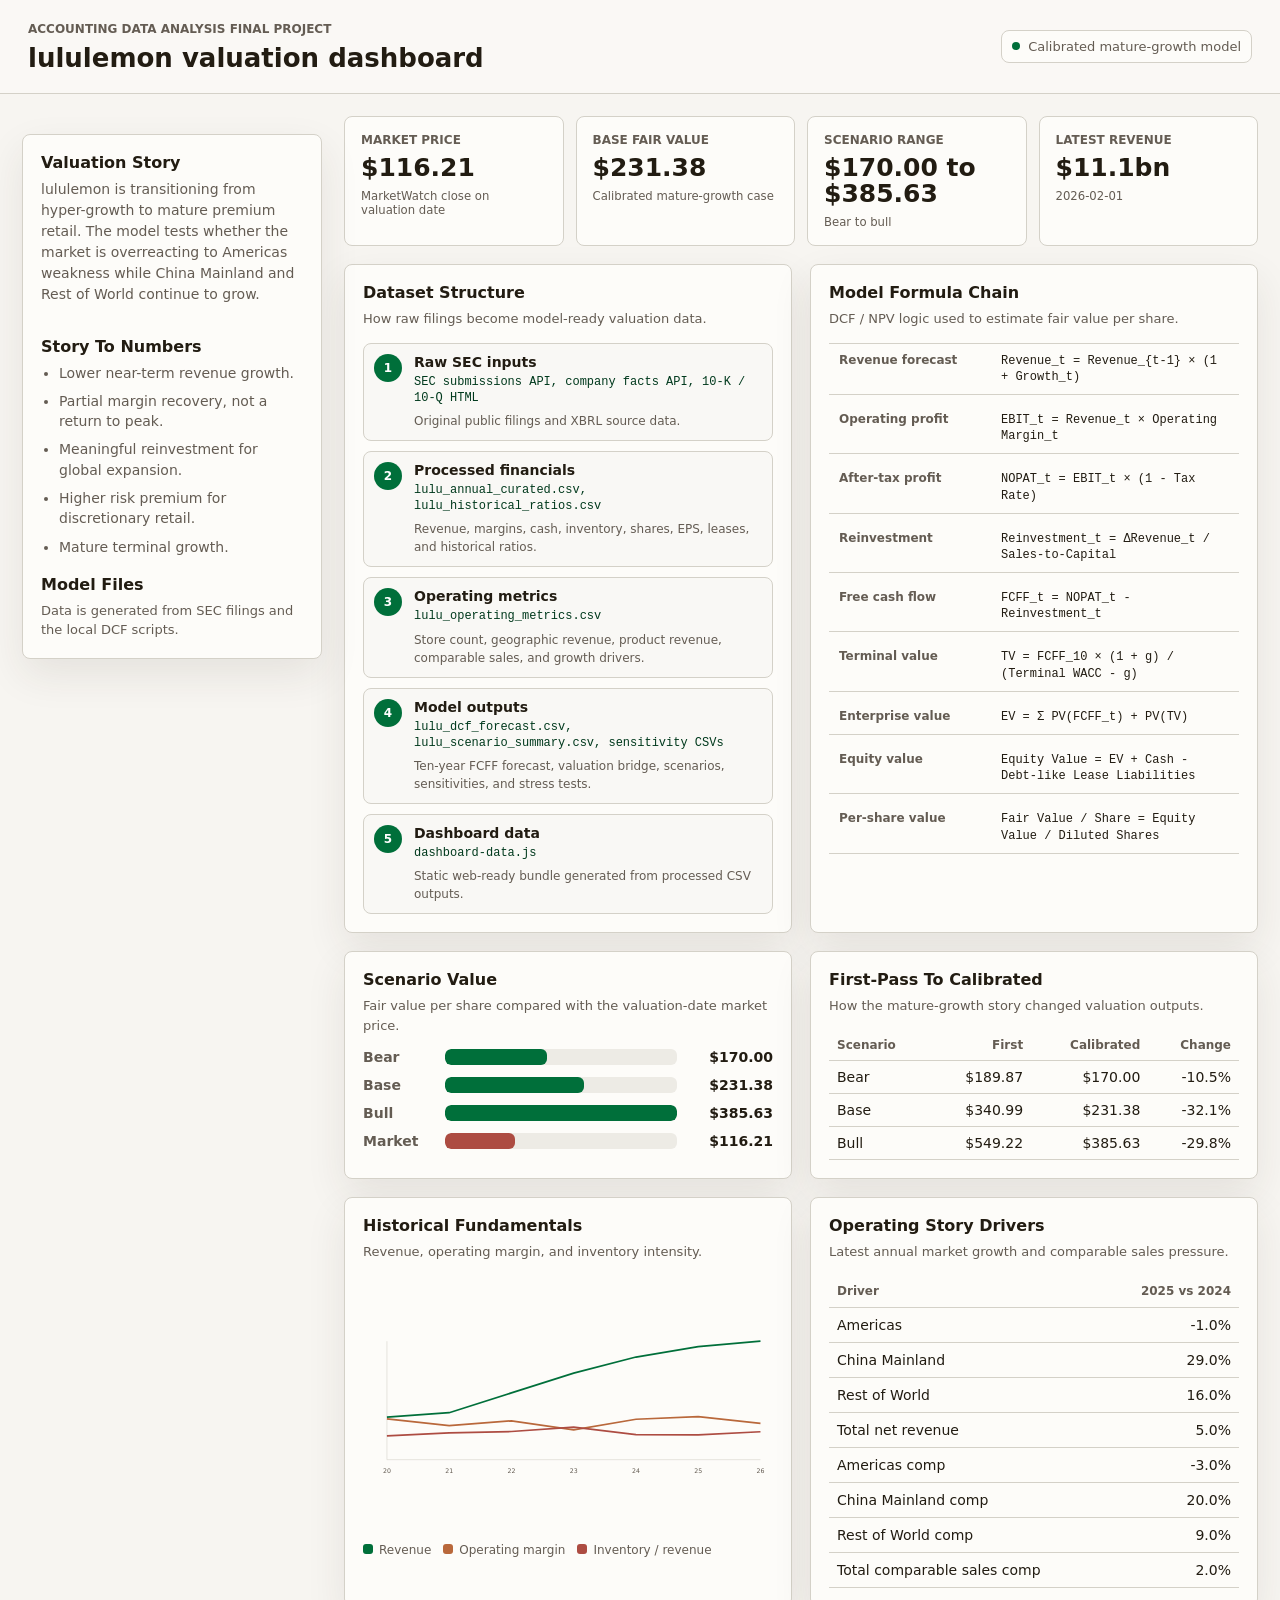
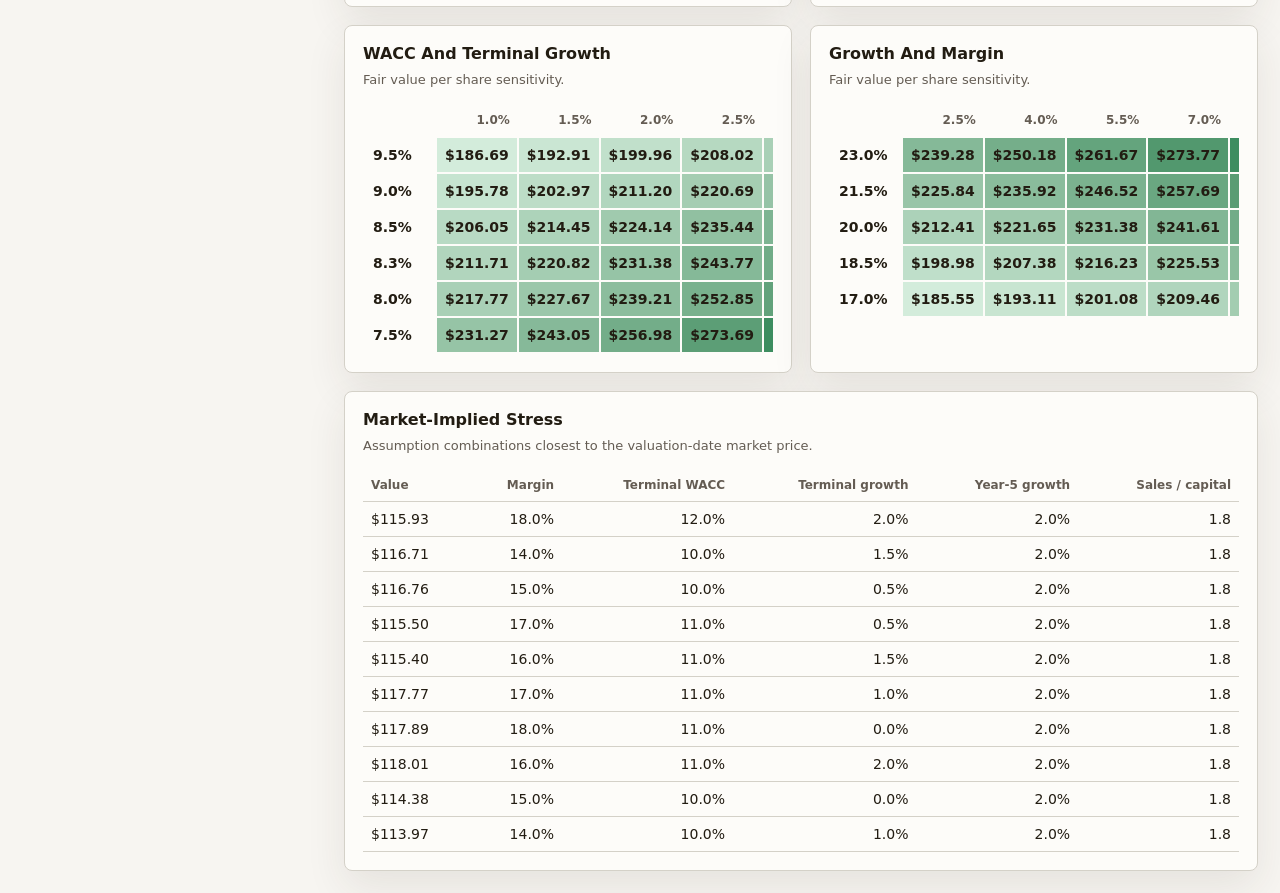
<file: docs/index.html>
<!doctype html>
<html lang="en">
  <head>
    <meta charset="utf-8" />
    <meta name="viewport" content="width=device-width, initial-scale=1" />
    <title>LULU Valuation Dashboard</title>
    <link rel="stylesheet" href="./styles.css" />
  </head>
  <body>
    <header class="topbar">
      <div>
        <p class="eyebrow">Accounting Data Analysis Final Project</p>
        <h1>lululemon valuation dashboard</h1>
      </div>
      <div class="topbar-actions">
        <span class="status-dot"></span>
        <span>Calibrated mature-growth model</span>
      </div>
    </header>

    <main class="shell">
      <aside class="story-panel">
        <section>
          <h2>Valuation Story</h2>
          <p>
            lululemon is transitioning from hyper-growth to mature premium retail. The
            model tests whether the market is overreacting to Americas weakness while
            China Mainland and Rest of World continue to grow.
          </p>
        </section>
        <section>
          <h2>Story To Numbers</h2>
          <ul class="compact-list">
            <li>Lower near-term revenue growth.</li>
            <li>Partial margin recovery, not a return to peak.</li>
            <li>Meaningful reinvestment for global expansion.</li>
            <li>Higher risk premium for discretionary retail.</li>
            <li>Mature terminal growth.</li>
          </ul>
        </section>
        <section>
          <h2>Model Files</h2>
          <p class="small-copy">Data is generated from SEC filings and the local DCF scripts.</p>
        </section>
      </aside>

      <section class="content">
        <section class="summary-strip" id="summaryStrip"></section>

        <section class="grid two">
          <article class="panel">
            <div class="panel-head">
              <div>
                <h2>Dataset Structure</h2>
                <p>How raw filings become model-ready valuation data.</p>
              </div>
            </div>
            <div id="datasetStructure" class="structure-list"></div>
          </article>

          <article class="panel">
            <div class="panel-head">
              <div>
                <h2>Model Formula Chain</h2>
                <p>DCF / NPV logic used to estimate fair value per share.</p>
              </div>
            </div>
            <div id="formulaChain" class="formula-chain"></div>
          </article>
        </section>

        <section class="grid two">
          <article class="panel">
            <div class="panel-head">
              <div>
                <h2>Scenario Value</h2>
                <p>Fair value per share compared with the valuation-date market price.</p>
              </div>
            </div>
            <div id="scenarioBars" class="bar-list"></div>
          </article>

          <article class="panel">
            <div class="panel-head">
              <div>
                <h2>First-Pass To Calibrated</h2>
                <p>How the mature-growth story changed valuation outputs.</p>
              </div>
            </div>
            <div id="comparisonTable" class="data-table compact"></div>
          </article>
        </section>

        <section class="grid two">
          <article class="panel">
            <div class="panel-head">
              <div>
                <h2>Historical Fundamentals</h2>
                <p>Revenue, operating margin, and inventory intensity.</p>
              </div>
            </div>
            <div id="historyChart" class="line-chart"></div>
          </article>

          <article class="panel">
            <div class="panel-head">
              <div>
                <h2>Operating Story Drivers</h2>
                <p>Latest annual market growth and comparable sales pressure.</p>
              </div>
            </div>
            <div id="driverTable" class="data-table"></div>
          </article>
        </section>

        <section class="grid two">
          <article class="panel">
            <div class="panel-head">
              <div>
                <h2>WACC And Terminal Growth</h2>
                <p>Fair value per share sensitivity.</p>
              </div>
            </div>
            <div id="waccHeatmap" class="heatmap"></div>
          </article>

          <article class="panel">
            <div class="panel-head">
              <div>
                <h2>Growth And Margin</h2>
                <p>Fair value per share sensitivity.</p>
              </div>
            </div>
            <div id="growthHeatmap" class="heatmap"></div>
          </article>
        </section>

        <section class="panel">
          <div class="panel-head">
            <div>
              <h2>Market-Implied Stress</h2>
              <p>Assumption combinations closest to the valuation-date market price.</p>
            </div>
          </div>
          <div id="stressTable" class="data-table"></div>
        </section>
      </section>
    </main>

    <script src="./dashboard-data.js"></script>
    <script src="./app.js"></script>
  </body>
</html>
</file>
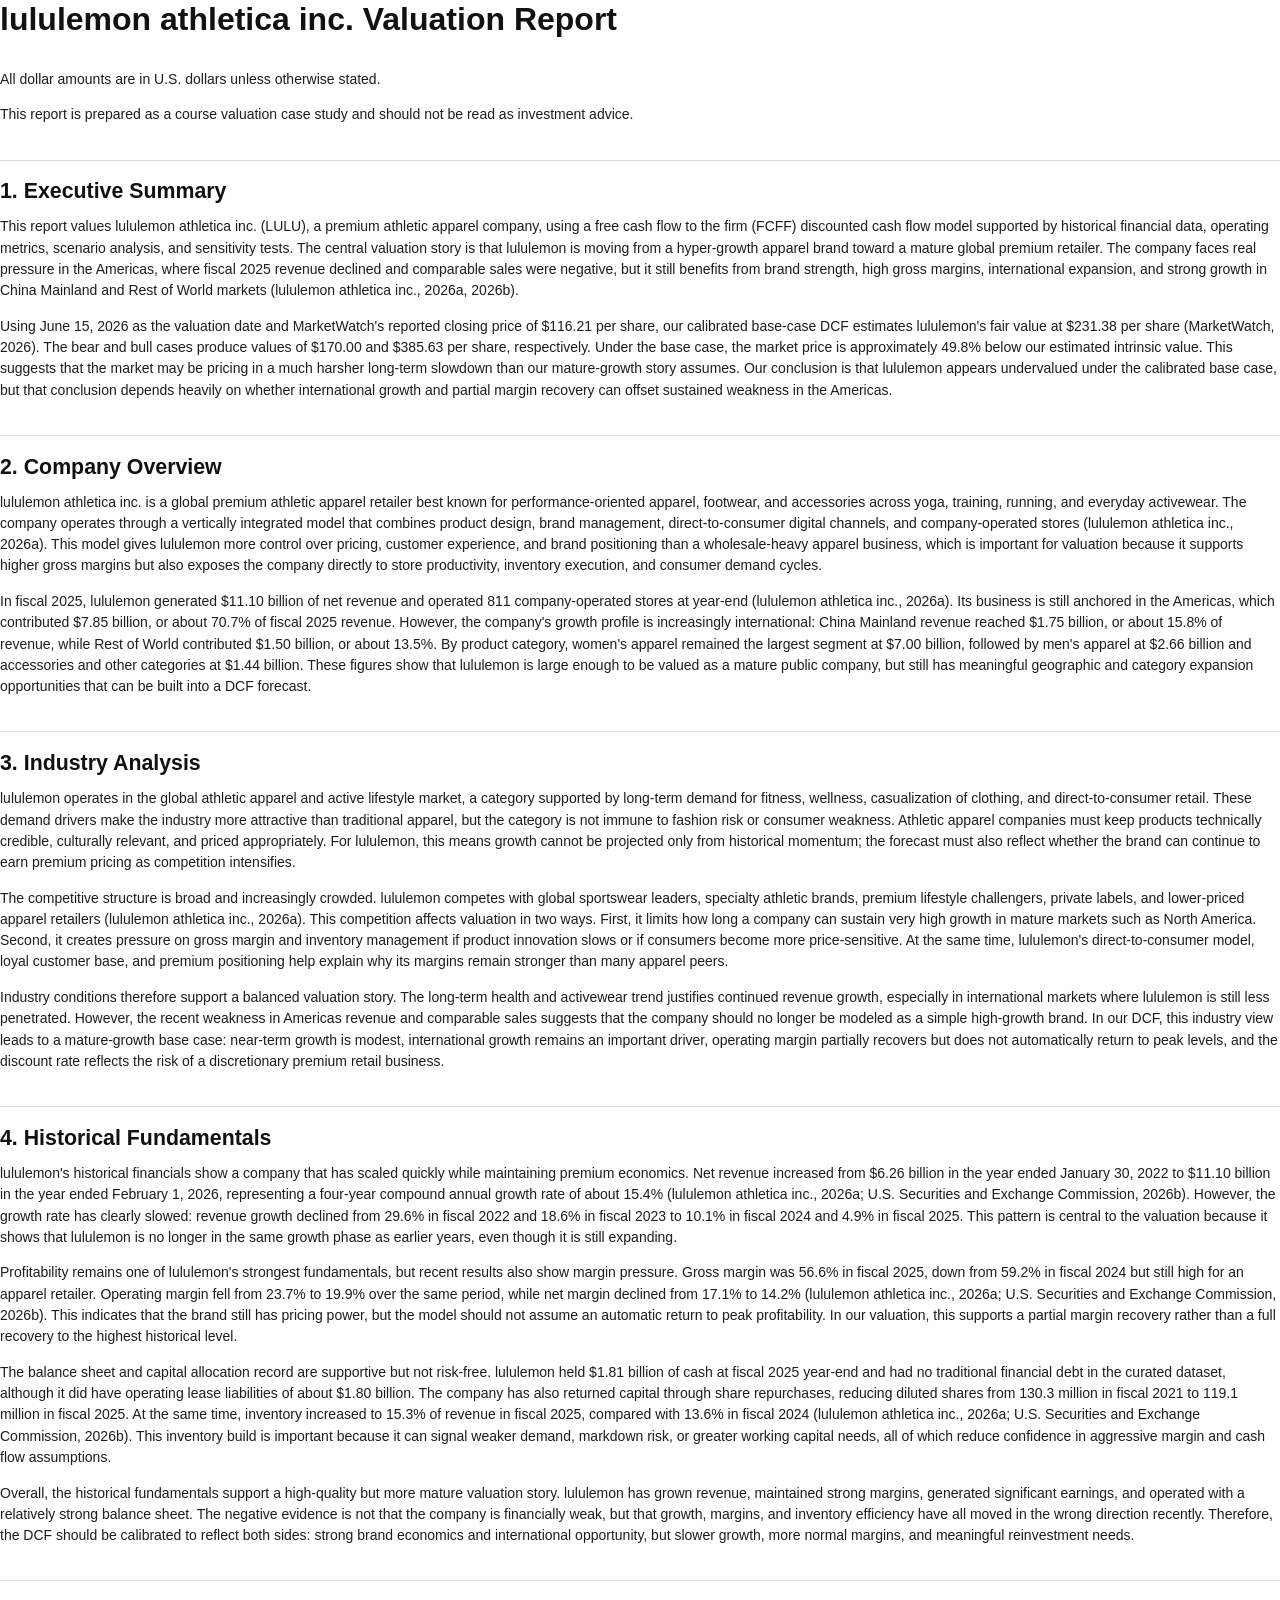
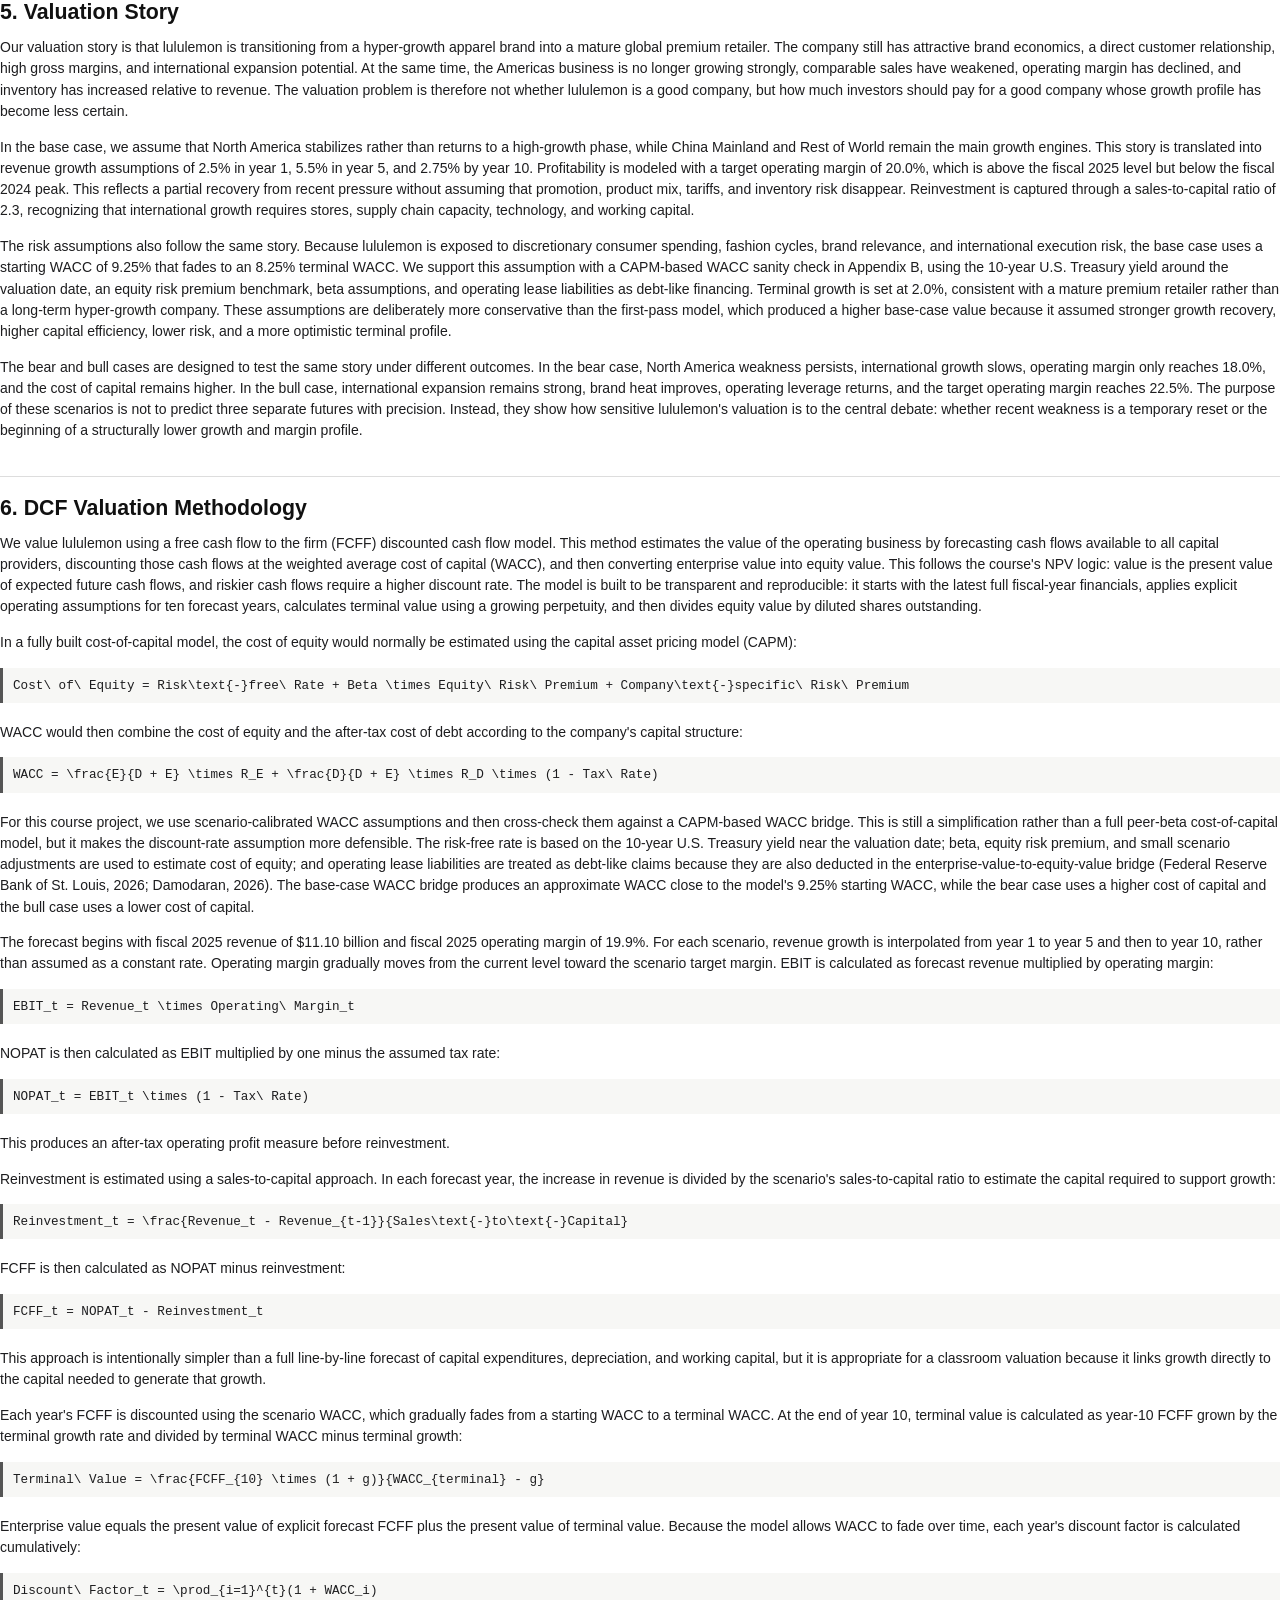
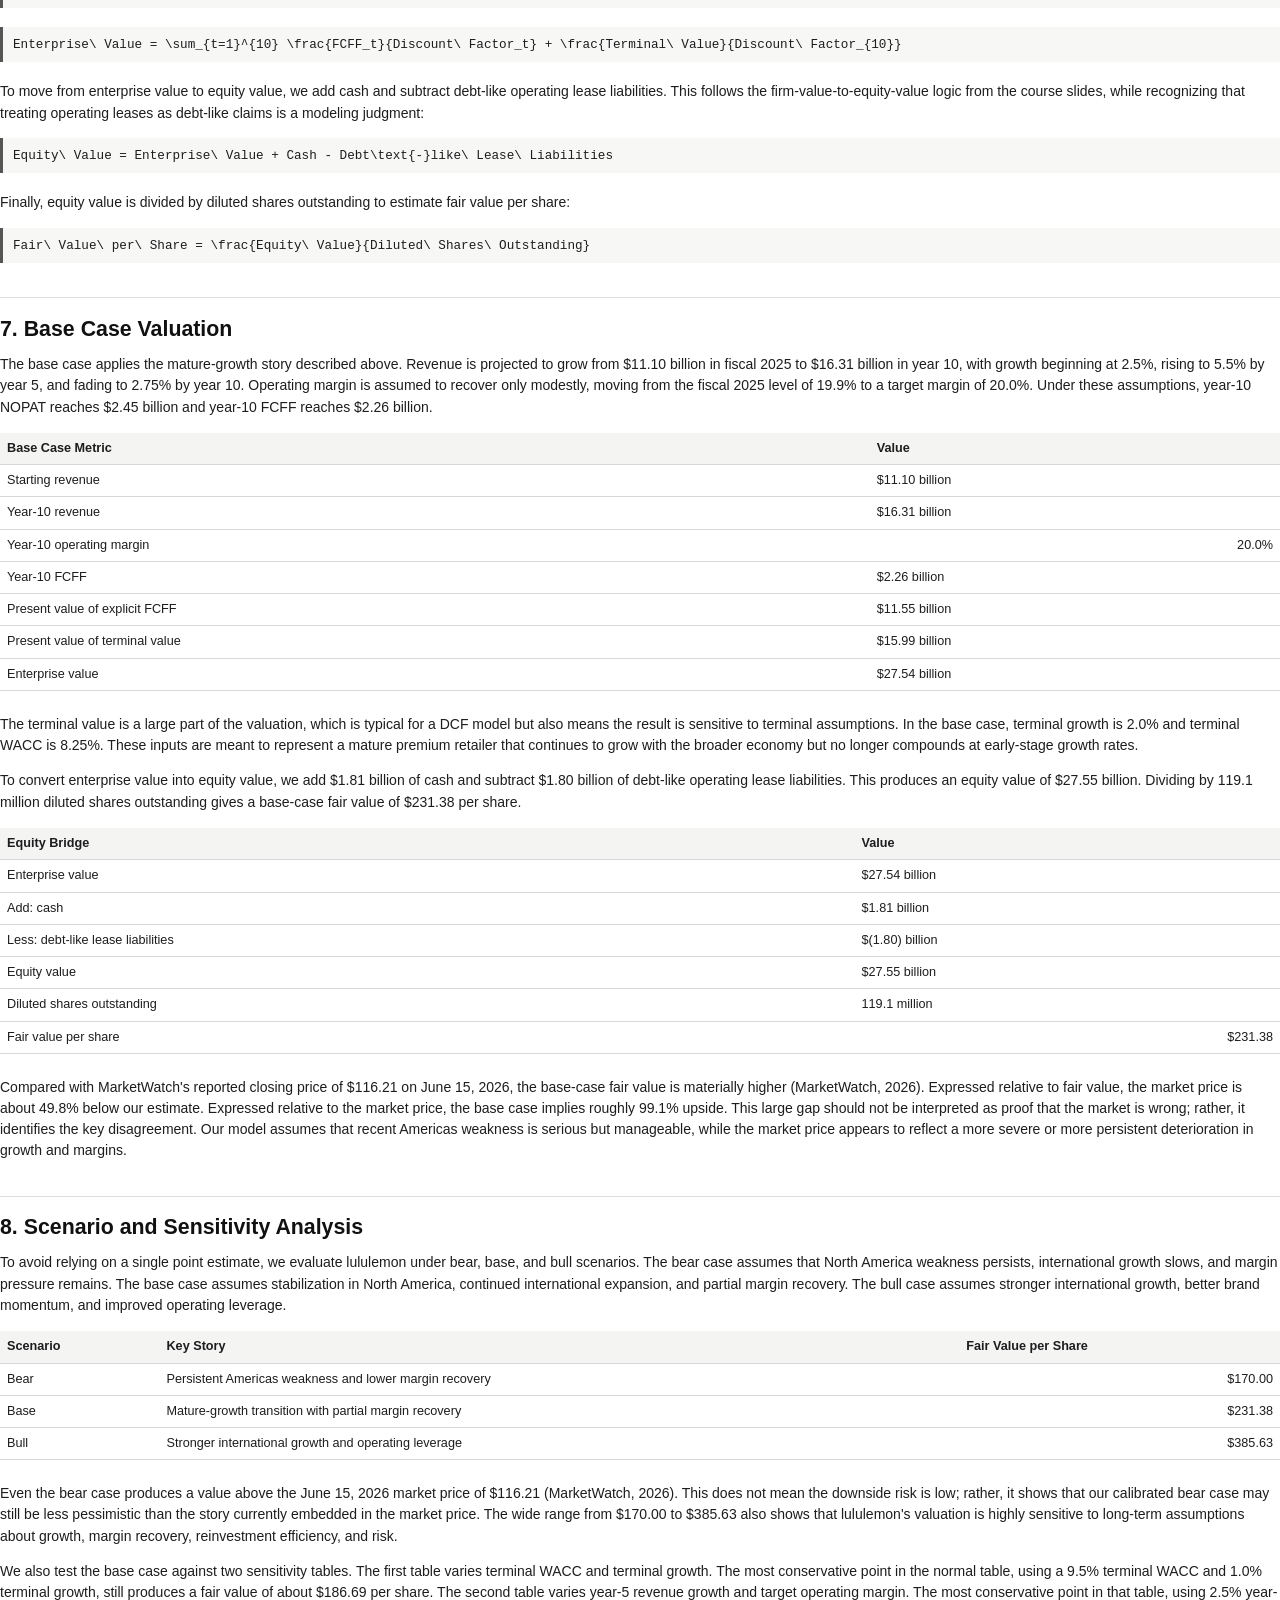
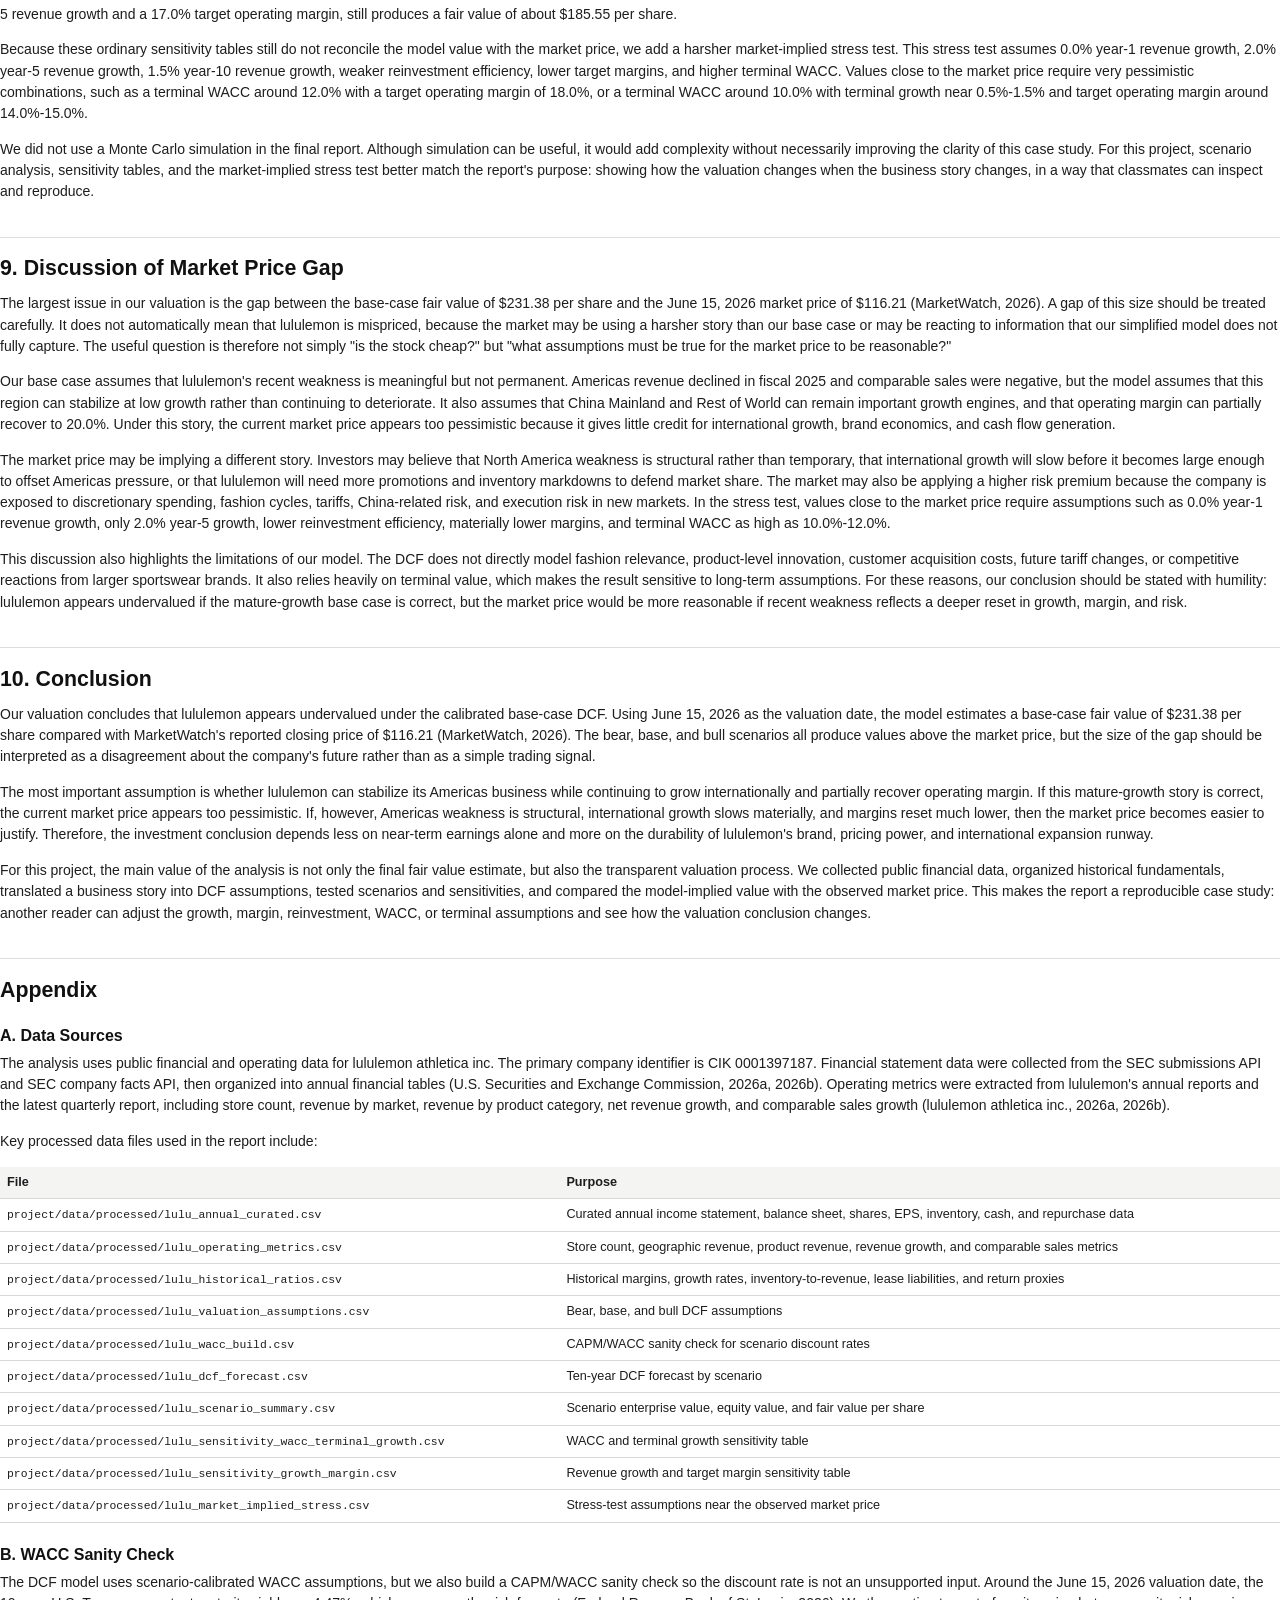
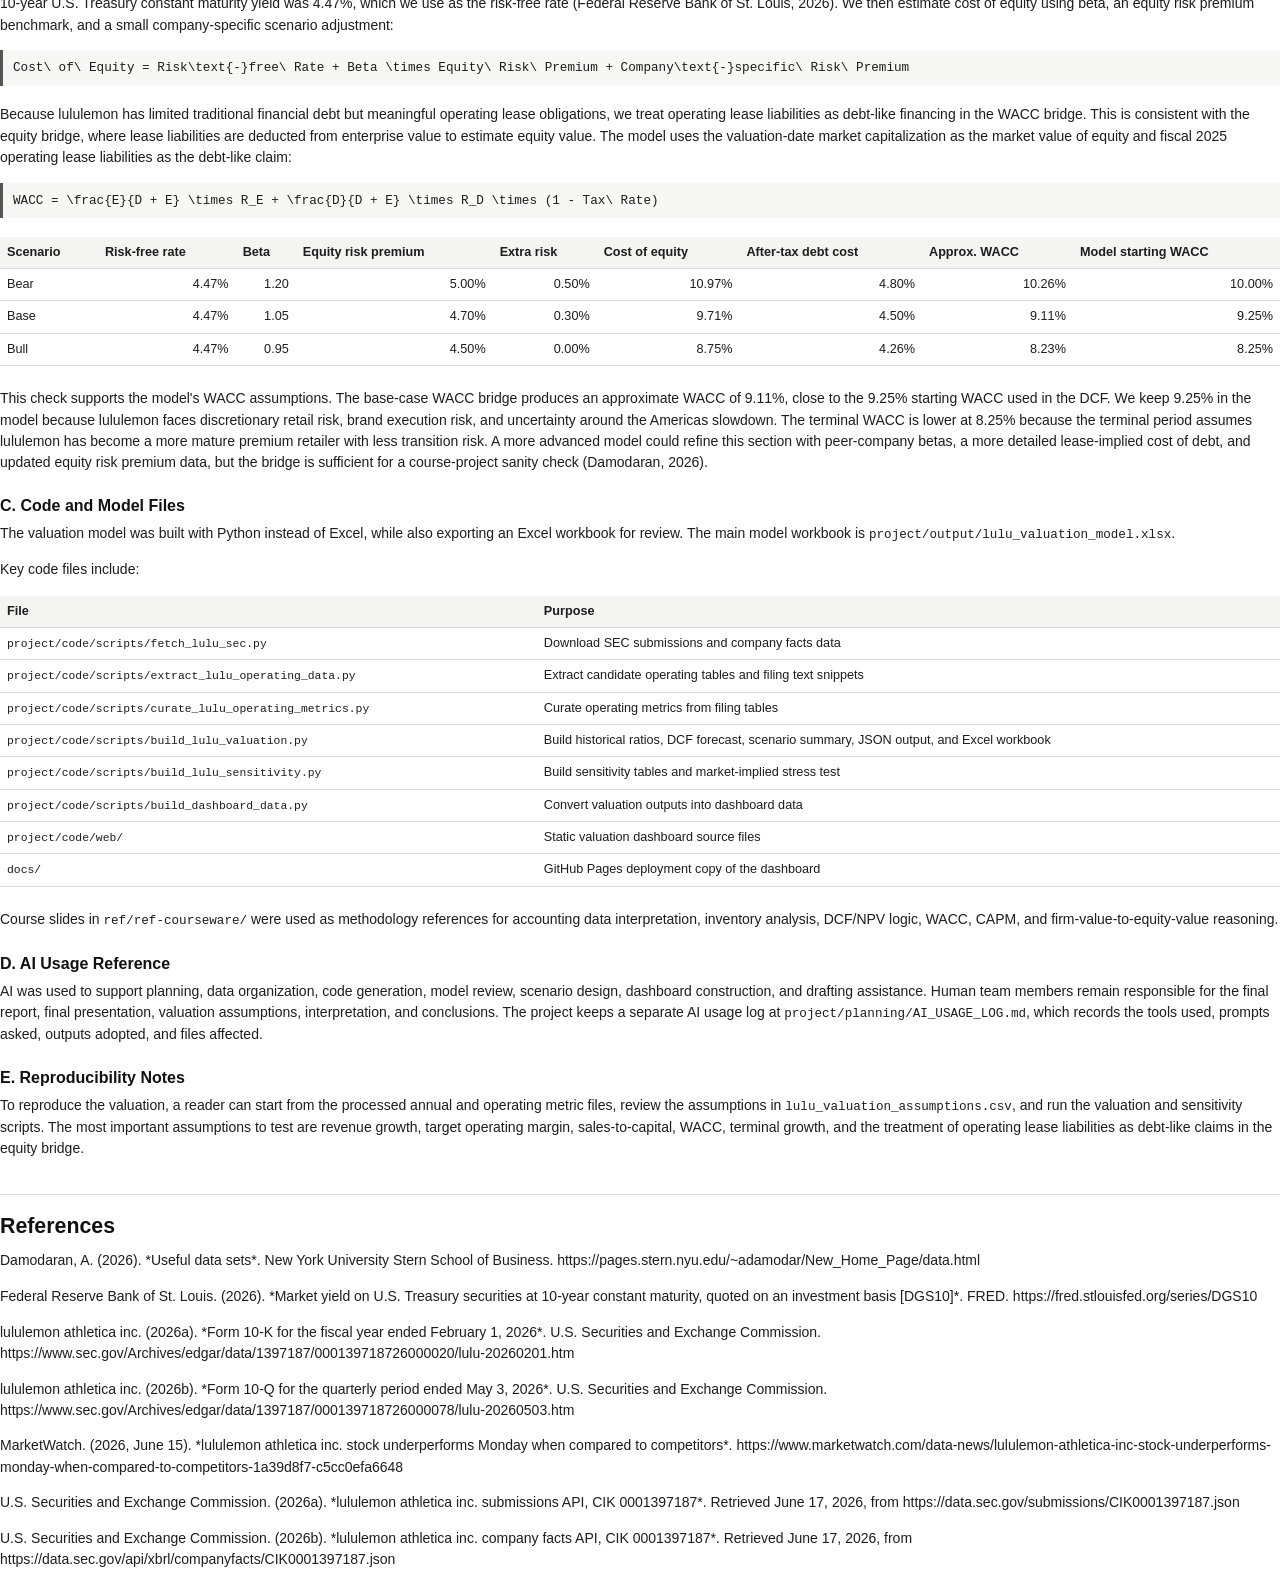
<file: project/output/lululemon_valuation_report_snapshot.html>
<!doctype html>
<html lang="en">
<head>
  <meta charset="utf-8">
  <title>lululemon Valuation Report</title>
  <style>
    @page { size: A4; margin: 18mm 16mm; }
    * { box-sizing: border-box; }
    body {
      margin: 0;
      color: #1d1d1f;
      font-family: "Segoe UI", Arial, sans-serif;
      font-size: 10.5pt;
      line-height: 1.52;
      background: white;
    }
    h1, h2, h3 { color: #111; line-height: 1.2; page-break-after: avoid; }
    h1 { font-size: 24pt; margin: 0 0 8mm; }
    h2 { font-size: 16pt; margin: 9mm 0 3mm; border-top: 1px solid #ddd; padding-top: 5mm; }
    h3 { font-size: 12pt; margin: 6mm 0 2mm; }
    p { margin: 0 0 3.8mm; }
    ul { margin: 0 0 4mm 0; padding-left: 5.5mm; }
    li { margin: 0 0 2mm; }
    table {
      width: 100%;
      border-collapse: collapse;
      margin: 4mm 0 6mm;
      page-break-inside: avoid;
      font-size: 9.5pt;
    }
    th, td { border-bottom: 1px solid #d8d8d8; padding: 6px 7px; vertical-align: top; }
    th { text-align: left; background: #f4f4f2; font-weight: 650; }
    td.num { text-align: right; white-space: nowrap; }
    code { font-family: Consolas, "Courier New", monospace; font-size: 90%; }
    .formula {
      margin: 3mm 0 5mm;
      padding: 8px 10px;
      background: #f7f7f5;
      border-left: 3px solid #555;
      font-family: Consolas, "Courier New", monospace;
      font-size: 9.5pt;
      white-space: pre-wrap;
    }
  </style>
</head>
<body>
<h1>lululemon athletica inc. Valuation Report</h1>
<p>All dollar amounts are in U.S. dollars unless otherwise stated.</p>
<p>This report is prepared as a course valuation case study and should not be read as investment advice.</p>
<h2>1. Executive Summary</h2>
<p>This report values lululemon athletica inc. (LULU), a premium athletic apparel company, using a free cash flow to the firm (FCFF) discounted cash flow model supported by historical financial data, operating metrics, scenario analysis, and sensitivity tests. The central valuation story is that lululemon is moving from a hyper-growth apparel brand toward a mature global premium retailer. The company faces real pressure in the Americas, where fiscal 2025 revenue declined and comparable sales were negative, but it still benefits from brand strength, high gross margins, international expansion, and strong growth in China Mainland and Rest of World markets (lululemon athletica inc., 2026a, 2026b).</p>
<p>Using June 15, 2026 as the valuation date and MarketWatch&#x27;s reported closing price of $116.21 per share, our calibrated base-case DCF estimates lululemon&#x27;s fair value at $231.38 per share (MarketWatch, 2026). The bear and bull cases produce values of $170.00 and $385.63 per share, respectively. Under the base case, the market price is approximately 49.8% below our estimated intrinsic value. This suggests that the market may be pricing in a much harsher long-term slowdown than our mature-growth story assumes. Our conclusion is that lululemon appears undervalued under the calibrated base case, but that conclusion depends heavily on whether international growth and partial margin recovery can offset sustained weakness in the Americas.</p>
<h2>2. Company Overview</h2>
<p>lululemon athletica inc. is a global premium athletic apparel retailer best known for performance-oriented apparel, footwear, and accessories across yoga, training, running, and everyday activewear. The company operates through a vertically integrated model that combines product design, brand management, direct-to-consumer digital channels, and company-operated stores (lululemon athletica inc., 2026a). This model gives lululemon more control over pricing, customer experience, and brand positioning than a wholesale-heavy apparel business, which is important for valuation because it supports higher gross margins but also exposes the company directly to store productivity, inventory execution, and consumer demand cycles.</p>
<p>In fiscal 2025, lululemon generated $11.10 billion of net revenue and operated 811 company-operated stores at year-end (lululemon athletica inc., 2026a). Its business is still anchored in the Americas, which contributed $7.85 billion, or about 70.7% of fiscal 2025 revenue. However, the company&#x27;s growth profile is increasingly international: China Mainland revenue reached $1.75 billion, or about 15.8% of revenue, while Rest of World contributed $1.50 billion, or about 13.5%. By product category, women&#x27;s apparel remained the largest segment at $7.00 billion, followed by men&#x27;s apparel at $2.66 billion and accessories and other categories at $1.44 billion. These figures show that lululemon is large enough to be valued as a mature public company, but still has meaningful geographic and category expansion opportunities that can be built into a DCF forecast.</p>
<h2>3. Industry Analysis</h2>
<p>lululemon operates in the global athletic apparel and active lifestyle market, a category supported by long-term demand for fitness, wellness, casualization of clothing, and direct-to-consumer retail. These demand drivers make the industry more attractive than traditional apparel, but the category is not immune to fashion risk or consumer weakness. Athletic apparel companies must keep products technically credible, culturally relevant, and priced appropriately. For lululemon, this means growth cannot be projected only from historical momentum; the forecast must also reflect whether the brand can continue to earn premium pricing as competition intensifies.</p>
<p>The competitive structure is broad and increasingly crowded. lululemon competes with global sportswear leaders, specialty athletic brands, premium lifestyle challengers, private labels, and lower-priced apparel retailers (lululemon athletica inc., 2026a). This competition affects valuation in two ways. First, it limits how long a company can sustain very high growth in mature markets such as North America. Second, it creates pressure on gross margin and inventory management if product innovation slows or if consumers become more price-sensitive. At the same time, lululemon&#x27;s direct-to-consumer model, loyal customer base, and premium positioning help explain why its margins remain stronger than many apparel peers.</p>
<p>Industry conditions therefore support a balanced valuation story. The long-term health and activewear trend justifies continued revenue growth, especially in international markets where lululemon is still less penetrated. However, the recent weakness in Americas revenue and comparable sales suggests that the company should no longer be modeled as a simple high-growth brand. In our DCF, this industry view leads to a mature-growth base case: near-term growth is modest, international growth remains an important driver, operating margin partially recovers but does not automatically return to peak levels, and the discount rate reflects the risk of a discretionary premium retail business.</p>
<h2>4. Historical Fundamentals</h2>
<p>lululemon&#x27;s historical financials show a company that has scaled quickly while maintaining premium economics. Net revenue increased from $6.26 billion in the year ended January 30, 2022 to $11.10 billion in the year ended February 1, 2026, representing a four-year compound annual growth rate of about 15.4% (lululemon athletica inc., 2026a; U.S. Securities and Exchange Commission, 2026b). However, the growth rate has clearly slowed: revenue growth declined from 29.6% in fiscal 2022 and 18.6% in fiscal 2023 to 10.1% in fiscal 2024 and 4.9% in fiscal 2025. This pattern is central to the valuation because it shows that lululemon is no longer in the same growth phase as earlier years, even though it is still expanding.</p>
<p>Profitability remains one of lululemon&#x27;s strongest fundamentals, but recent results also show margin pressure. Gross margin was 56.6% in fiscal 2025, down from 59.2% in fiscal 2024 but still high for an apparel retailer. Operating margin fell from 23.7% to 19.9% over the same period, while net margin declined from 17.1% to 14.2% (lululemon athletica inc., 2026a; U.S. Securities and Exchange Commission, 2026b). This indicates that the brand still has pricing power, but the model should not assume an automatic return to peak profitability. In our valuation, this supports a partial margin recovery rather than a full recovery to the highest historical level.</p>
<p>The balance sheet and capital allocation record are supportive but not risk-free. lululemon held $1.81 billion of cash at fiscal 2025 year-end and had no traditional financial debt in the curated dataset, although it did have operating lease liabilities of about $1.80 billion. The company has also returned capital through share repurchases, reducing diluted shares from 130.3 million in fiscal 2021 to 119.1 million in fiscal 2025. At the same time, inventory increased to 15.3% of revenue in fiscal 2025, compared with 13.6% in fiscal 2024 (lululemon athletica inc., 2026a; U.S. Securities and Exchange Commission, 2026b). This inventory build is important because it can signal weaker demand, markdown risk, or greater working capital needs, all of which reduce confidence in aggressive margin and cash flow assumptions.</p>
<p>Overall, the historical fundamentals support a high-quality but more mature valuation story. lululemon has grown revenue, maintained strong margins, generated significant earnings, and operated with a relatively strong balance sheet. The negative evidence is not that the company is financially weak, but that growth, margins, and inventory efficiency have all moved in the wrong direction recently. Therefore, the DCF should be calibrated to reflect both sides: strong brand economics and international opportunity, but slower growth, more normal margins, and meaningful reinvestment needs.</p>
<h2>5. Valuation Story</h2>
<p>Our valuation story is that lululemon is transitioning from a hyper-growth apparel brand into a mature global premium retailer. The company still has attractive brand economics, a direct customer relationship, high gross margins, and international expansion potential. At the same time, the Americas business is no longer growing strongly, comparable sales have weakened, operating margin has declined, and inventory has increased relative to revenue. The valuation problem is therefore not whether lululemon is a good company, but how much investors should pay for a good company whose growth profile has become less certain.</p>
<p>In the base case, we assume that North America stabilizes rather than returns to a high-growth phase, while China Mainland and Rest of World remain the main growth engines. This story is translated into revenue growth assumptions of 2.5% in year 1, 5.5% in year 5, and 2.75% by year 10. Profitability is modeled with a target operating margin of 20.0%, which is above the fiscal 2025 level but below the fiscal 2024 peak. This reflects a partial recovery from recent pressure without assuming that promotion, product mix, tariffs, and inventory risk disappear. Reinvestment is captured through a sales-to-capital ratio of 2.3, recognizing that international growth requires stores, supply chain capacity, technology, and working capital.</p>
<p>The risk assumptions also follow the same story. Because lululemon is exposed to discretionary consumer spending, fashion cycles, brand relevance, and international execution risk, the base case uses a starting WACC of 9.25% that fades to an 8.25% terminal WACC. We support this assumption with a CAPM-based WACC sanity check in Appendix B, using the 10-year U.S. Treasury yield around the valuation date, an equity risk premium benchmark, beta assumptions, and operating lease liabilities as debt-like financing. Terminal growth is set at 2.0%, consistent with a mature premium retailer rather than a long-term hyper-growth company. These assumptions are deliberately more conservative than the first-pass model, which produced a higher base-case value because it assumed stronger growth recovery, higher capital efficiency, lower risk, and a more optimistic terminal profile.</p>
<p>The bear and bull cases are designed to test the same story under different outcomes. In the bear case, North America weakness persists, international growth slows, operating margin only reaches 18.0%, and the cost of capital remains higher. In the bull case, international expansion remains strong, brand heat improves, operating leverage returns, and the target operating margin reaches 22.5%. The purpose of these scenarios is not to predict three separate futures with precision. Instead, they show how sensitive lululemon&#x27;s valuation is to the central debate: whether recent weakness is a temporary reset or the beginning of a structurally lower growth and margin profile.</p>
<h2>6. DCF Valuation Methodology</h2>
<p>We value lululemon using a free cash flow to the firm (FCFF) discounted cash flow model. This method estimates the value of the operating business by forecasting cash flows available to all capital providers, discounting those cash flows at the weighted average cost of capital (WACC), and then converting enterprise value into equity value. This follows the course&#x27;s NPV logic: value is the present value of expected future cash flows, and riskier cash flows require a higher discount rate. The model is built to be transparent and reproducible: it starts with the latest full fiscal-year financials, applies explicit operating assumptions for ten forecast years, calculates terminal value using a growing perpetuity, and then divides equity value by diluted shares outstanding.</p>
<p>In a fully built cost-of-capital model, the cost of equity would normally be estimated using the capital asset pricing model (CAPM):</p>
<pre class="formula">Cost\ of\ Equity = Risk\text{-}free\ Rate + Beta \times Equity\ Risk\ Premium + Company\text{-}specific\ Risk\ Premium</pre>
<p>WACC would then combine the cost of equity and the after-tax cost of debt according to the company&#x27;s capital structure:</p>
<pre class="formula">WACC = \frac{E}{D + E} \times R_E + \frac{D}{D + E} \times R_D \times (1 - Tax\ Rate)</pre>
<p>For this course project, we use scenario-calibrated WACC assumptions and then cross-check them against a CAPM-based WACC bridge. This is still a simplification rather than a full peer-beta cost-of-capital model, but it makes the discount-rate assumption more defensible. The risk-free rate is based on the 10-year U.S. Treasury yield near the valuation date; beta, equity risk premium, and small scenario adjustments are used to estimate cost of equity; and operating lease liabilities are treated as debt-like claims because they are also deducted in the enterprise-value-to-equity-value bridge (Federal Reserve Bank of St. Louis, 2026; Damodaran, 2026). The base-case WACC bridge produces an approximate WACC close to the model&#x27;s 9.25% starting WACC, while the bear case uses a higher cost of capital and the bull case uses a lower cost of capital.</p>
<p>The forecast begins with fiscal 2025 revenue of $11.10 billion and fiscal 2025 operating margin of 19.9%. For each scenario, revenue growth is interpolated from year 1 to year 5 and then to year 10, rather than assumed as a constant rate. Operating margin gradually moves from the current level toward the scenario target margin. EBIT is calculated as forecast revenue multiplied by operating margin:</p>
<pre class="formula">EBIT_t = Revenue_t \times Operating\ Margin_t</pre>
<p>NOPAT is then calculated as EBIT multiplied by one minus the assumed tax rate:</p>
<pre class="formula">NOPAT_t = EBIT_t \times (1 - Tax\ Rate)</pre>
<p>This produces an after-tax operating profit measure before reinvestment.</p>
<p>Reinvestment is estimated using a sales-to-capital approach. In each forecast year, the increase in revenue is divided by the scenario&#x27;s sales-to-capital ratio to estimate the capital required to support growth:</p>
<pre class="formula">Reinvestment_t = \frac{Revenue_t - Revenue_{t-1}}{Sales\text{-}to\text{-}Capital}</pre>
<p>FCFF is then calculated as NOPAT minus reinvestment:</p>
<pre class="formula">FCFF_t = NOPAT_t - Reinvestment_t</pre>
<p>This approach is intentionally simpler than a full line-by-line forecast of capital expenditures, depreciation, and working capital, but it is appropriate for a classroom valuation because it links growth directly to the capital needed to generate that growth.</p>
<p>Each year&#x27;s FCFF is discounted using the scenario WACC, which gradually fades from a starting WACC to a terminal WACC. At the end of year 10, terminal value is calculated as year-10 FCFF grown by the terminal growth rate and divided by terminal WACC minus terminal growth:</p>
<pre class="formula">Terminal\ Value = \frac{FCFF_{10} \times (1 + g)}{WACC_{terminal} - g}</pre>
<p>Enterprise value equals the present value of explicit forecast FCFF plus the present value of terminal value. Because the model allows WACC to fade over time, each year&#x27;s discount factor is calculated cumulatively:</p>
<pre class="formula">Discount\ Factor_t = \prod_{i=1}^{t}(1 + WACC_i)</pre>
<pre class="formula">Enterprise\ Value = \sum_{t=1}^{10} \frac{FCFF_t}{Discount\ Factor_t} + \frac{Terminal\ Value}{Discount\ Factor_{10}}</pre>
<p>To move from enterprise value to equity value, we add cash and subtract debt-like operating lease liabilities. This follows the firm-value-to-equity-value logic from the course slides, while recognizing that treating operating leases as debt-like claims is a modeling judgment:</p>
<pre class="formula">Equity\ Value = Enterprise\ Value + Cash - Debt\text{-}like\ Lease\ Liabilities</pre>
<p>Finally, equity value is divided by diluted shares outstanding to estimate fair value per share:</p>
<pre class="formula">Fair\ Value\ per\ Share = \frac{Equity\ Value}{Diluted\ Shares\ Outstanding}</pre>
<h2>7. Base Case Valuation</h2>
<p>The base case applies the mature-growth story described above. Revenue is projected to grow from $11.10 billion in fiscal 2025 to $16.31 billion in year 10, with growth beginning at 2.5%, rising to 5.5% by year 5, and fading to 2.75% by year 10. Operating margin is assumed to recover only modestly, moving from the fiscal 2025 level of 19.9% to a target margin of 20.0%. Under these assumptions, year-10 NOPAT reaches $2.45 billion and year-10 FCFF reaches $2.26 billion.</p>
<table>
<thead><tr>
<th>Base Case Metric</th>
<th>Value</th>
</tr></thead>
<tbody>
<tr>
<td>Starting revenue</td>
<td>$11.10 billion</td>
</tr>
<tr>
<td>Year-10 revenue</td>
<td>$16.31 billion</td>
</tr>
<tr>
<td>Year-10 operating margin</td>
<td class="num">20.0%</td>
</tr>
<tr>
<td>Year-10 FCFF</td>
<td>$2.26 billion</td>
</tr>
<tr>
<td>Present value of explicit FCFF</td>
<td>$11.55 billion</td>
</tr>
<tr>
<td>Present value of terminal value</td>
<td>$15.99 billion</td>
</tr>
<tr>
<td>Enterprise value</td>
<td>$27.54 billion</td>
</tr>
</tbody></table>
<p>The terminal value is a large part of the valuation, which is typical for a DCF model but also means the result is sensitive to terminal assumptions. In the base case, terminal growth is 2.0% and terminal WACC is 8.25%. These inputs are meant to represent a mature premium retailer that continues to grow with the broader economy but no longer compounds at early-stage growth rates.</p>
<p>To convert enterprise value into equity value, we add $1.81 billion of cash and subtract $1.80 billion of debt-like operating lease liabilities. This produces an equity value of $27.55 billion. Dividing by 119.1 million diluted shares outstanding gives a base-case fair value of $231.38 per share.</p>
<table>
<thead><tr>
<th>Equity Bridge</th>
<th>Value</th>
</tr></thead>
<tbody>
<tr>
<td>Enterprise value</td>
<td>$27.54 billion</td>
</tr>
<tr>
<td>Add: cash</td>
<td>$1.81 billion</td>
</tr>
<tr>
<td>Less: debt-like lease liabilities</td>
<td>$(1.80) billion</td>
</tr>
<tr>
<td>Equity value</td>
<td>$27.55 billion</td>
</tr>
<tr>
<td>Diluted shares outstanding</td>
<td>119.1 million</td>
</tr>
<tr>
<td>Fair value per share</td>
<td class="num">$231.38</td>
</tr>
</tbody></table>
<p>Compared with MarketWatch&#x27;s reported closing price of $116.21 on June 15, 2026, the base-case fair value is materially higher (MarketWatch, 2026). Expressed relative to fair value, the market price is about 49.8% below our estimate. Expressed relative to the market price, the base case implies roughly 99.1% upside. This large gap should not be interpreted as proof that the market is wrong; rather, it identifies the key disagreement. Our model assumes that recent Americas weakness is serious but manageable, while the market price appears to reflect a more severe or more persistent deterioration in growth and margins.</p>
<h2>8. Scenario and Sensitivity Analysis</h2>
<p>To avoid relying on a single point estimate, we evaluate lululemon under bear, base, and bull scenarios. The bear case assumes that North America weakness persists, international growth slows, and margin pressure remains. The base case assumes stabilization in North America, continued international expansion, and partial margin recovery. The bull case assumes stronger international growth, better brand momentum, and improved operating leverage.</p>
<table>
<thead><tr>
<th>Scenario</th>
<th>Key Story</th>
<th>Fair Value per Share</th>
</tr></thead>
<tbody>
<tr>
<td>Bear</td>
<td>Persistent Americas weakness and lower margin recovery</td>
<td class="num">$170.00</td>
</tr>
<tr>
<td>Base</td>
<td>Mature-growth transition with partial margin recovery</td>
<td class="num">$231.38</td>
</tr>
<tr>
<td>Bull</td>
<td>Stronger international growth and operating leverage</td>
<td class="num">$385.63</td>
</tr>
</tbody></table>
<p>Even the bear case produces a value above the June 15, 2026 market price of $116.21 (MarketWatch, 2026). This does not mean the downside risk is low; rather, it shows that our calibrated bear case may still be less pessimistic than the story currently embedded in the market price. The wide range from $170.00 to $385.63 also shows that lululemon&#x27;s valuation is highly sensitive to long-term assumptions about growth, margin recovery, reinvestment efficiency, and risk.</p>
<p>We also test the base case against two sensitivity tables. The first table varies terminal WACC and terminal growth. The most conservative point in the normal table, using a 9.5% terminal WACC and 1.0% terminal growth, still produces a fair value of about $186.69 per share. The second table varies year-5 revenue growth and target operating margin. The most conservative point in that table, using 2.5% year-5 revenue growth and a 17.0% target operating margin, still produces a fair value of about $185.55 per share.</p>
<p>Because these ordinary sensitivity tables still do not reconcile the model value with the market price, we add a harsher market-implied stress test. This stress test assumes 0.0% year-1 revenue growth, 2.0% year-5 revenue growth, 1.5% year-10 revenue growth, weaker reinvestment efficiency, lower target margins, and higher terminal WACC. Values close to the market price require very pessimistic combinations, such as a terminal WACC around 12.0% with a target operating margin of 18.0%, or a terminal WACC around 10.0% with terminal growth near 0.5%-1.5% and target operating margin around 14.0%-15.0%.</p>
<p>We did not use a Monte Carlo simulation in the final report. Although simulation can be useful, it would add complexity without necessarily improving the clarity of this case study. For this project, scenario analysis, sensitivity tables, and the market-implied stress test better match the report&#x27;s purpose: showing how the valuation changes when the business story changes, in a way that classmates can inspect and reproduce.</p>
<h2>9. Discussion of Market Price Gap</h2>
<p>The largest issue in our valuation is the gap between the base-case fair value of $231.38 per share and the June 15, 2026 market price of $116.21 (MarketWatch, 2026). A gap of this size should be treated carefully. It does not automatically mean that lululemon is mispriced, because the market may be using a harsher story than our base case or may be reacting to information that our simplified model does not fully capture. The useful question is therefore not simply &quot;is the stock cheap?&quot; but &quot;what assumptions must be true for the market price to be reasonable?&quot;</p>
<p>Our base case assumes that lululemon&#x27;s recent weakness is meaningful but not permanent. Americas revenue declined in fiscal 2025 and comparable sales were negative, but the model assumes that this region can stabilize at low growth rather than continuing to deteriorate. It also assumes that China Mainland and Rest of World can remain important growth engines, and that operating margin can partially recover to 20.0%. Under this story, the current market price appears too pessimistic because it gives little credit for international growth, brand economics, and cash flow generation.</p>
<p>The market price may be implying a different story. Investors may believe that North America weakness is structural rather than temporary, that international growth will slow before it becomes large enough to offset Americas pressure, or that lululemon will need more promotions and inventory markdowns to defend market share. The market may also be applying a higher risk premium because the company is exposed to discretionary spending, fashion cycles, tariffs, China-related risk, and execution risk in new markets. In the stress test, values close to the market price require assumptions such as 0.0% year-1 revenue growth, only 2.0% year-5 growth, lower reinvestment efficiency, materially lower margins, and terminal WACC as high as 10.0%-12.0%.</p>
<p>This discussion also highlights the limitations of our model. The DCF does not directly model fashion relevance, product-level innovation, customer acquisition costs, future tariff changes, or competitive reactions from larger sportswear brands. It also relies heavily on terminal value, which makes the result sensitive to long-term assumptions. For these reasons, our conclusion should be stated with humility: lululemon appears undervalued if the mature-growth base case is correct, but the market price would be more reasonable if recent weakness reflects a deeper reset in growth, margin, and risk.</p>
<h2>10. Conclusion</h2>
<p>Our valuation concludes that lululemon appears undervalued under the calibrated base-case DCF. Using June 15, 2026 as the valuation date, the model estimates a base-case fair value of $231.38 per share compared with MarketWatch&#x27;s reported closing price of $116.21 (MarketWatch, 2026). The bear, base, and bull scenarios all produce values above the market price, but the size of the gap should be interpreted as a disagreement about the company&#x27;s future rather than as a simple trading signal.</p>
<p>The most important assumption is whether lululemon can stabilize its Americas business while continuing to grow internationally and partially recover operating margin. If this mature-growth story is correct, the current market price appears too pessimistic. If, however, Americas weakness is structural, international growth slows materially, and margins reset much lower, then the market price becomes easier to justify. Therefore, the investment conclusion depends less on near-term earnings alone and more on the durability of lululemon&#x27;s brand, pricing power, and international expansion runway.</p>
<p>For this project, the main value of the analysis is not only the final fair value estimate, but also the transparent valuation process. We collected public financial data, organized historical fundamentals, translated a business story into DCF assumptions, tested scenarios and sensitivities, and compared the model-implied value with the observed market price. This makes the report a reproducible case study: another reader can adjust the growth, margin, reinvestment, WACC, or terminal assumptions and see how the valuation conclusion changes.</p>
<h2>Appendix</h2>
<h3>A. Data Sources</h3>
<p>The analysis uses public financial and operating data for lululemon athletica inc. The primary company identifier is CIK 0001397187. Financial statement data were collected from the SEC submissions API and SEC company facts API, then organized into annual financial tables (U.S. Securities and Exchange Commission, 2026a, 2026b). Operating metrics were extracted from lululemon&#x27;s annual reports and the latest quarterly report, including store count, revenue by market, revenue by product category, net revenue growth, and comparable sales growth (lululemon athletica inc., 2026a, 2026b).</p>
<p>Key processed data files used in the report include:</p>
<table>
<thead><tr>
<th>File</th>
<th>Purpose</th>
</tr></thead>
<tbody>
<tr>
<td><code>project/data/processed/lulu_annual_curated.csv</code></td>
<td>Curated annual income statement, balance sheet, shares, EPS, inventory, cash, and repurchase data</td>
</tr>
<tr>
<td><code>project/data/processed/lulu_operating_metrics.csv</code></td>
<td>Store count, geographic revenue, product revenue, revenue growth, and comparable sales metrics</td>
</tr>
<tr>
<td><code>project/data/processed/lulu_historical_ratios.csv</code></td>
<td>Historical margins, growth rates, inventory-to-revenue, lease liabilities, and return proxies</td>
</tr>
<tr>
<td><code>project/data/processed/lulu_valuation_assumptions.csv</code></td>
<td>Bear, base, and bull DCF assumptions</td>
</tr>
<tr>
<td><code>project/data/processed/lulu_wacc_build.csv</code></td>
<td>CAPM/WACC sanity check for scenario discount rates</td>
</tr>
<tr>
<td><code>project/data/processed/lulu_dcf_forecast.csv</code></td>
<td>Ten-year DCF forecast by scenario</td>
</tr>
<tr>
<td><code>project/data/processed/lulu_scenario_summary.csv</code></td>
<td>Scenario enterprise value, equity value, and fair value per share</td>
</tr>
<tr>
<td><code>project/data/processed/lulu_sensitivity_wacc_terminal_growth.csv</code></td>
<td>WACC and terminal growth sensitivity table</td>
</tr>
<tr>
<td><code>project/data/processed/lulu_sensitivity_growth_margin.csv</code></td>
<td>Revenue growth and target margin sensitivity table</td>
</tr>
<tr>
<td><code>project/data/processed/lulu_market_implied_stress.csv</code></td>
<td>Stress-test assumptions near the observed market price</td>
</tr>
</tbody></table>
<h3>B. WACC Sanity Check</h3>
<p>The DCF model uses scenario-calibrated WACC assumptions, but we also build a CAPM/WACC sanity check so the discount rate is not an unsupported input. Around the June 15, 2026 valuation date, the 10-year U.S. Treasury constant maturity yield was 4.47%, which we use as the risk-free rate (Federal Reserve Bank of St. Louis, 2026). We then estimate cost of equity using beta, an equity risk premium benchmark, and a small company-specific scenario adjustment:</p>
<pre class="formula">Cost\ of\ Equity = Risk\text{-}free\ Rate + Beta \times Equity\ Risk\ Premium + Company\text{-}specific\ Risk\ Premium</pre>
<p>Because lululemon has limited traditional financial debt but meaningful operating lease obligations, we treat operating lease liabilities as debt-like financing in the WACC bridge. This is consistent with the equity bridge, where lease liabilities are deducted from enterprise value to estimate equity value. The model uses the valuation-date market capitalization as the market value of equity and fiscal 2025 operating lease liabilities as the debt-like claim:</p>
<pre class="formula">WACC = \frac{E}{D + E} \times R_E + \frac{D}{D + E} \times R_D \times (1 - Tax\ Rate)</pre>
<table>
<thead><tr>
<th>Scenario</th>
<th>Risk-free rate</th>
<th>Beta</th>
<th>Equity risk premium</th>
<th>Extra risk</th>
<th>Cost of equity</th>
<th>After-tax debt cost</th>
<th>Approx. WACC</th>
<th>Model starting WACC</th>
</tr></thead>
<tbody>
<tr>
<td>Bear</td>
<td class="num">4.47%</td>
<td class="num">1.20</td>
<td class="num">5.00%</td>
<td class="num">0.50%</td>
<td class="num">10.97%</td>
<td class="num">4.80%</td>
<td class="num">10.26%</td>
<td class="num">10.00%</td>
</tr>
<tr>
<td>Base</td>
<td class="num">4.47%</td>
<td class="num">1.05</td>
<td class="num">4.70%</td>
<td class="num">0.30%</td>
<td class="num">9.71%</td>
<td class="num">4.50%</td>
<td class="num">9.11%</td>
<td class="num">9.25%</td>
</tr>
<tr>
<td>Bull</td>
<td class="num">4.47%</td>
<td class="num">0.95</td>
<td class="num">4.50%</td>
<td class="num">0.00%</td>
<td class="num">8.75%</td>
<td class="num">4.26%</td>
<td class="num">8.23%</td>
<td class="num">8.25%</td>
</tr>
</tbody></table>
<p>This check supports the model&#x27;s WACC assumptions. The base-case WACC bridge produces an approximate WACC of 9.11%, close to the 9.25% starting WACC used in the DCF. We keep 9.25% in the model because lululemon faces discretionary retail risk, brand execution risk, and uncertainty around the Americas slowdown. The terminal WACC is lower at 8.25% because the terminal period assumes lululemon has become a more mature premium retailer with less transition risk. A more advanced model could refine this section with peer-company betas, a more detailed lease-implied cost of debt, and updated equity risk premium data, but the bridge is sufficient for a course-project sanity check (Damodaran, 2026).</p>
<h3>C. Code and Model Files</h3>
<p>The valuation model was built with Python instead of Excel, while also exporting an Excel workbook for review. The main model workbook is <code>project/output/lulu_valuation_model.xlsx</code>.</p>
<p>Key code files include:</p>
<table>
<thead><tr>
<th>File</th>
<th>Purpose</th>
</tr></thead>
<tbody>
<tr>
<td><code>project/code/scripts/fetch_lulu_sec.py</code></td>
<td>Download SEC submissions and company facts data</td>
</tr>
<tr>
<td><code>project/code/scripts/extract_lulu_operating_data.py</code></td>
<td>Extract candidate operating tables and filing text snippets</td>
</tr>
<tr>
<td><code>project/code/scripts/curate_lulu_operating_metrics.py</code></td>
<td>Curate operating metrics from filing tables</td>
</tr>
<tr>
<td><code>project/code/scripts/build_lulu_valuation.py</code></td>
<td>Build historical ratios, DCF forecast, scenario summary, JSON output, and Excel workbook</td>
</tr>
<tr>
<td><code>project/code/scripts/build_lulu_sensitivity.py</code></td>
<td>Build sensitivity tables and market-implied stress test</td>
</tr>
<tr>
<td><code>project/code/scripts/build_dashboard_data.py</code></td>
<td>Convert valuation outputs into dashboard data</td>
</tr>
<tr>
<td><code>project/code/web/</code></td>
<td>Static valuation dashboard source files</td>
</tr>
<tr>
<td><code>docs/</code></td>
<td>GitHub Pages deployment copy of the dashboard</td>
</tr>
</tbody></table>
<p>Course slides in <code>ref/ref-courseware/</code> were used as methodology references for accounting data interpretation, inventory analysis, DCF/NPV logic, WACC, CAPM, and firm-value-to-equity-value reasoning.</p>
<h3>D. AI Usage Reference</h3>
<p>AI was used to support planning, data organization, code generation, model review, scenario design, dashboard construction, and drafting assistance. Human team members remain responsible for the final report, final presentation, valuation assumptions, interpretation, and conclusions. The project keeps a separate AI usage log at <code>project/planning/AI_USAGE_LOG.md</code>, which records the tools used, prompts asked, outputs adopted, and files affected.</p>
<h3>E. Reproducibility Notes</h3>
<p>To reproduce the valuation, a reader can start from the processed annual and operating metric files, review the assumptions in <code>lulu_valuation_assumptions.csv</code>, and run the valuation and sensitivity scripts. The most important assumptions to test are revenue growth, target operating margin, sales-to-capital, WACC, terminal growth, and the treatment of operating lease liabilities as debt-like claims in the equity bridge.</p>
<h2>References</h2>
<p>Damodaran, A. (2026). *Useful data sets*. New York University Stern School of Business. https://pages.stern.nyu.edu/~adamodar/New_Home_Page/data.html</p>
<p>Federal Reserve Bank of St. Louis. (2026). *Market yield on U.S. Treasury securities at 10-year constant maturity, quoted on an investment basis [DGS10]*. FRED. https://fred.stlouisfed.org/series/DGS10</p>
<p>lululemon athletica inc. (2026a). *Form 10-K for the fiscal year ended February 1, 2026*. U.S. Securities and Exchange Commission. https://www.sec.gov/Archives/edgar/data/1397187/000139718726000020/lulu-20260201.htm</p>
<p>lululemon athletica inc. (2026b). *Form 10-Q for the quarterly period ended May 3, 2026*. U.S. Securities and Exchange Commission. https://www.sec.gov/Archives/edgar/data/1397187/000139718726000078/lulu-20260503.htm</p>
<p>MarketWatch. (2026, June 15). *lululemon athletica inc. stock underperforms Monday when compared to competitors*. https://www.marketwatch.com/data-news/lululemon-athletica-inc-stock-underperforms-monday-when-compared-to-competitors-1a39d8f7-c5cc0efa6648</p>
<p>U.S. Securities and Exchange Commission. (2026a). *lululemon athletica inc. submissions API, CIK 0001397187*. Retrieved June 17, 2026, from https://data.sec.gov/submissions/CIK0001397187.json</p>
<p>U.S. Securities and Exchange Commission. (2026b). *lululemon athletica inc. company facts API, CIK 0001397187*. Retrieved June 17, 2026, from https://data.sec.gov/api/xbrl/companyfacts/CIK0001397187.json</p>
</body>
</html>
</file>
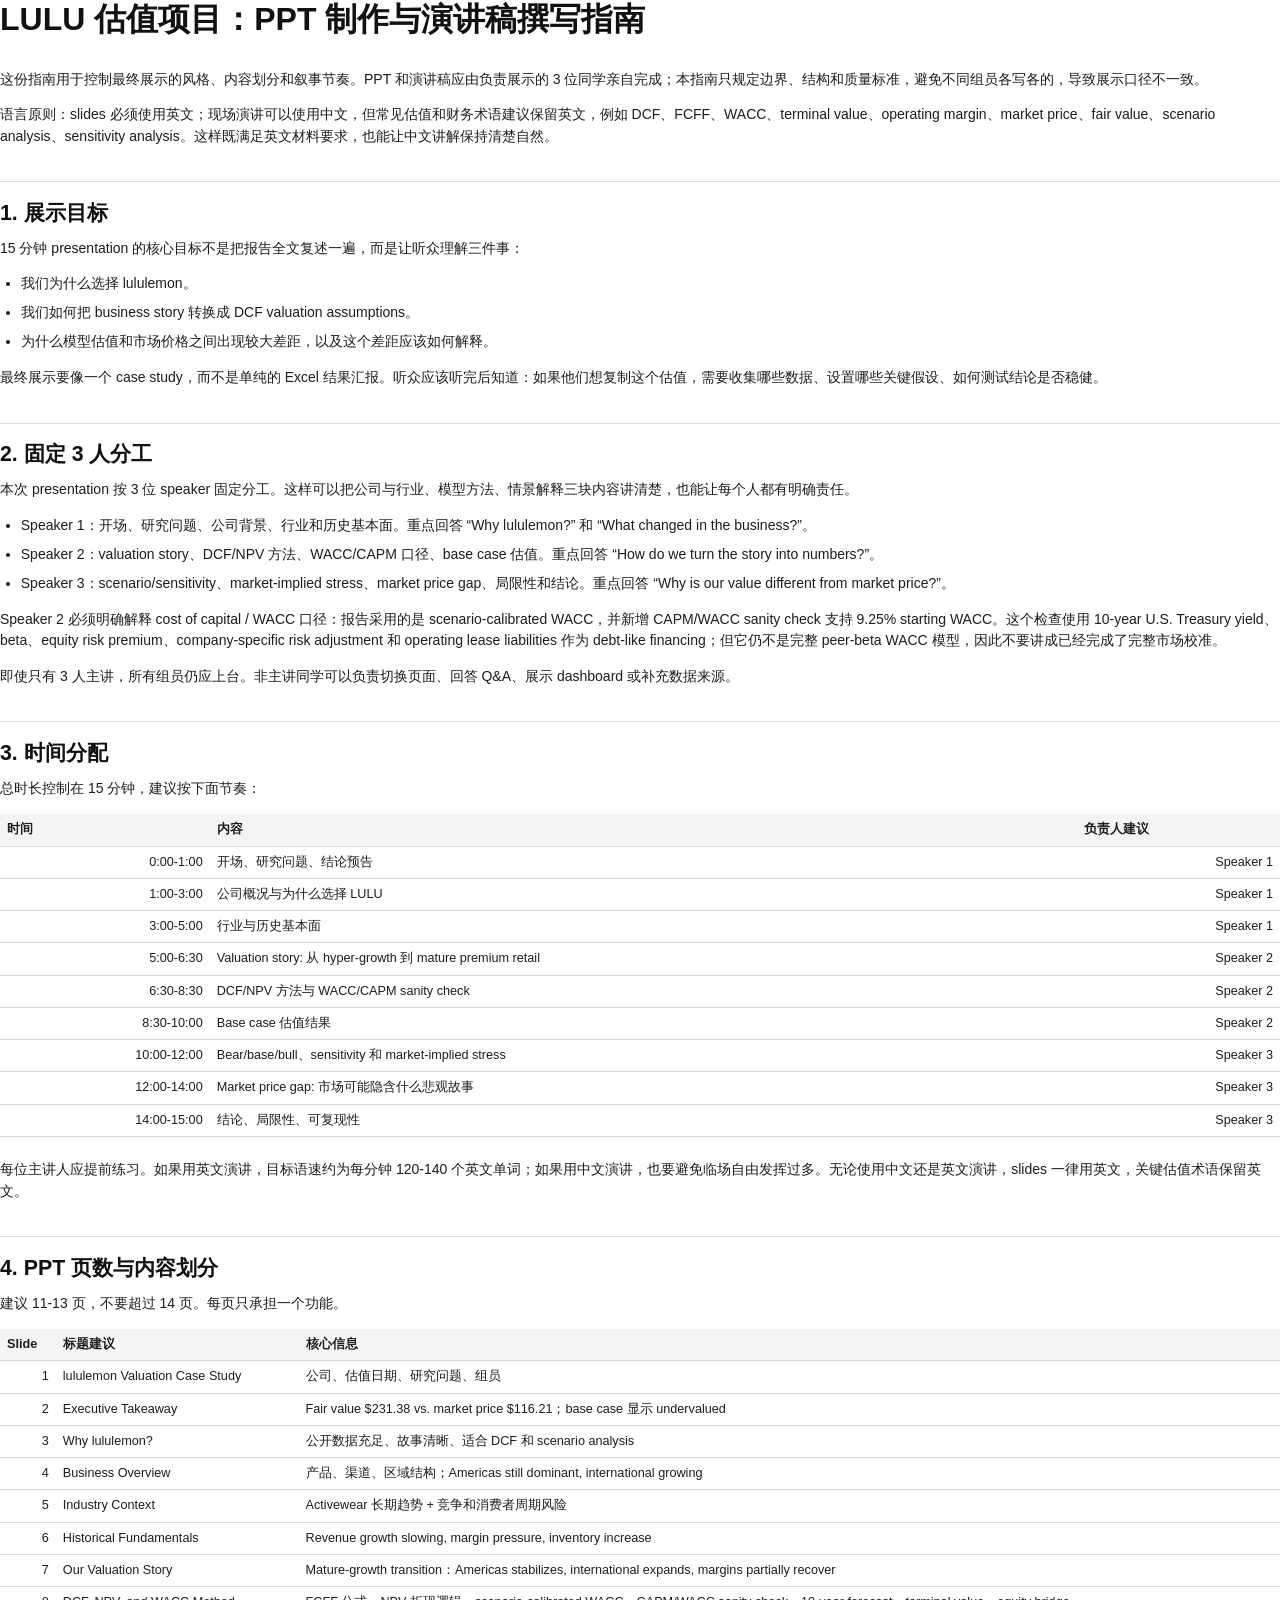
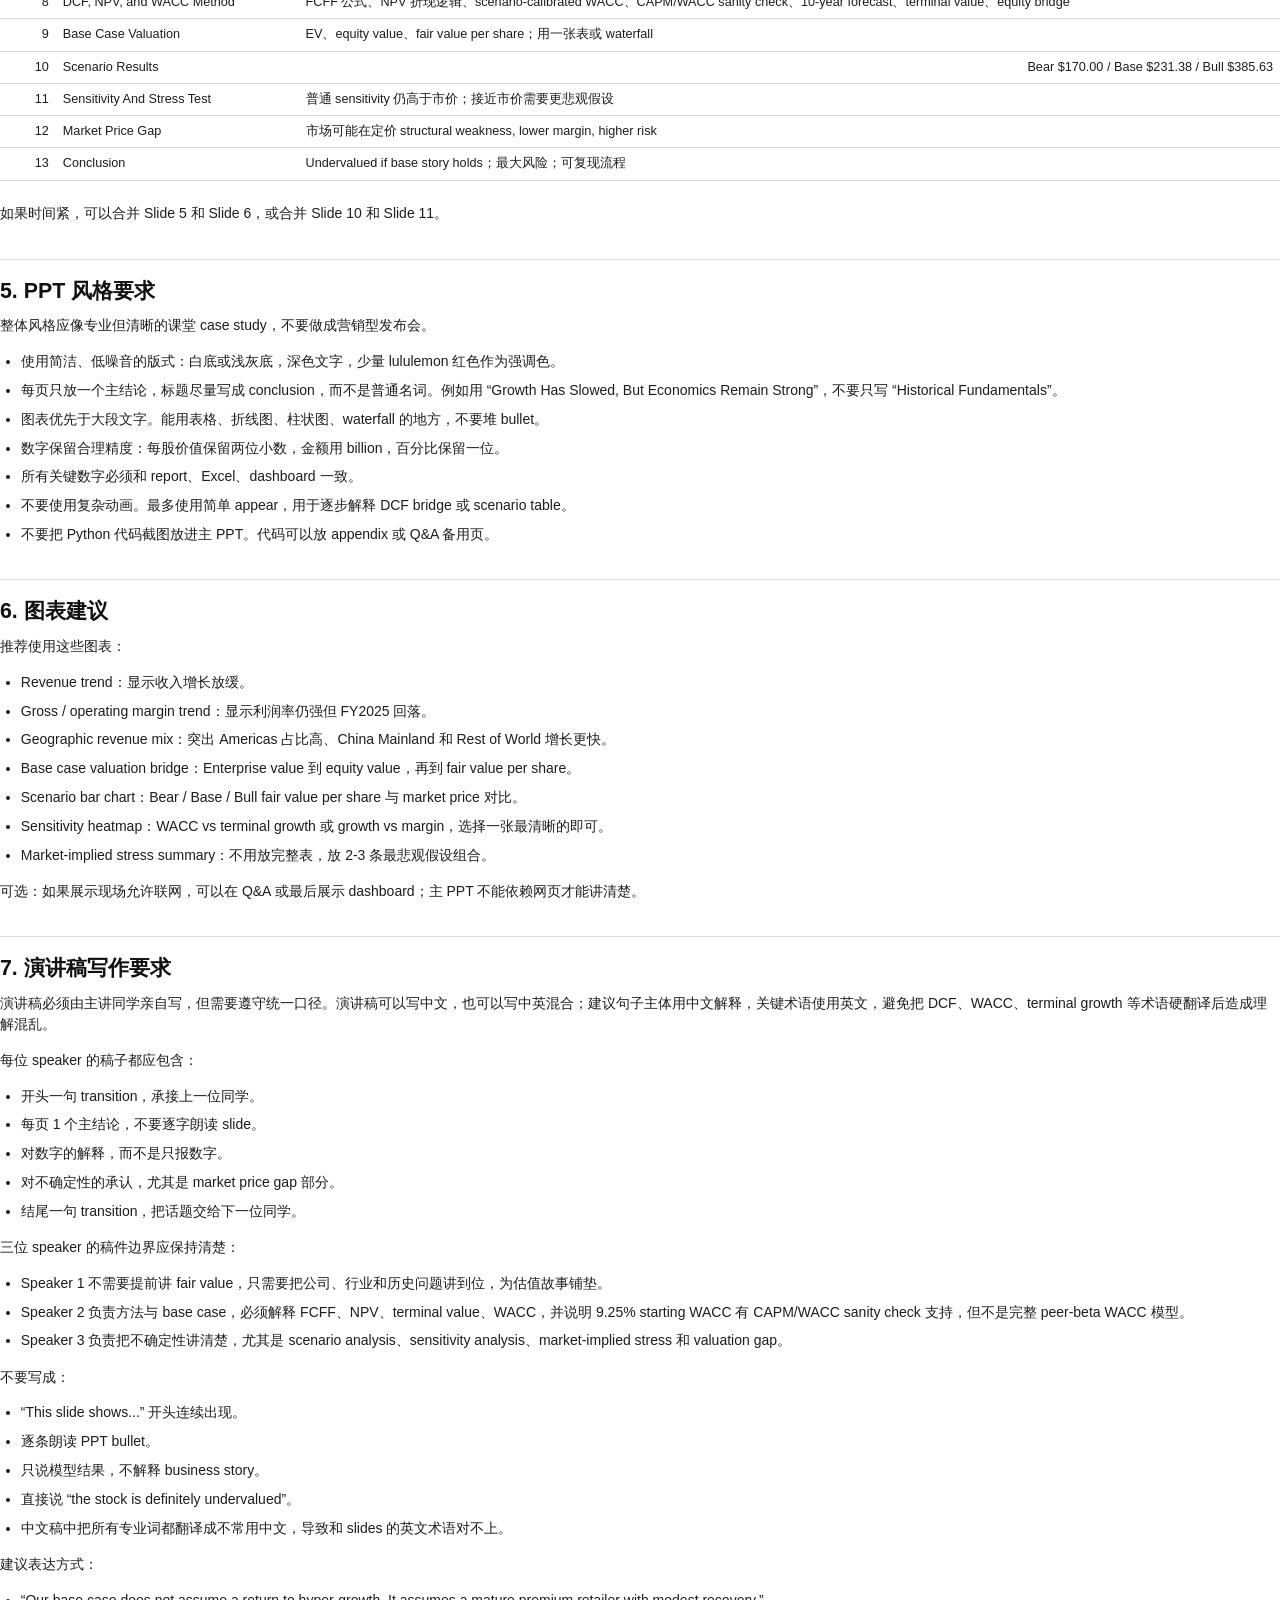
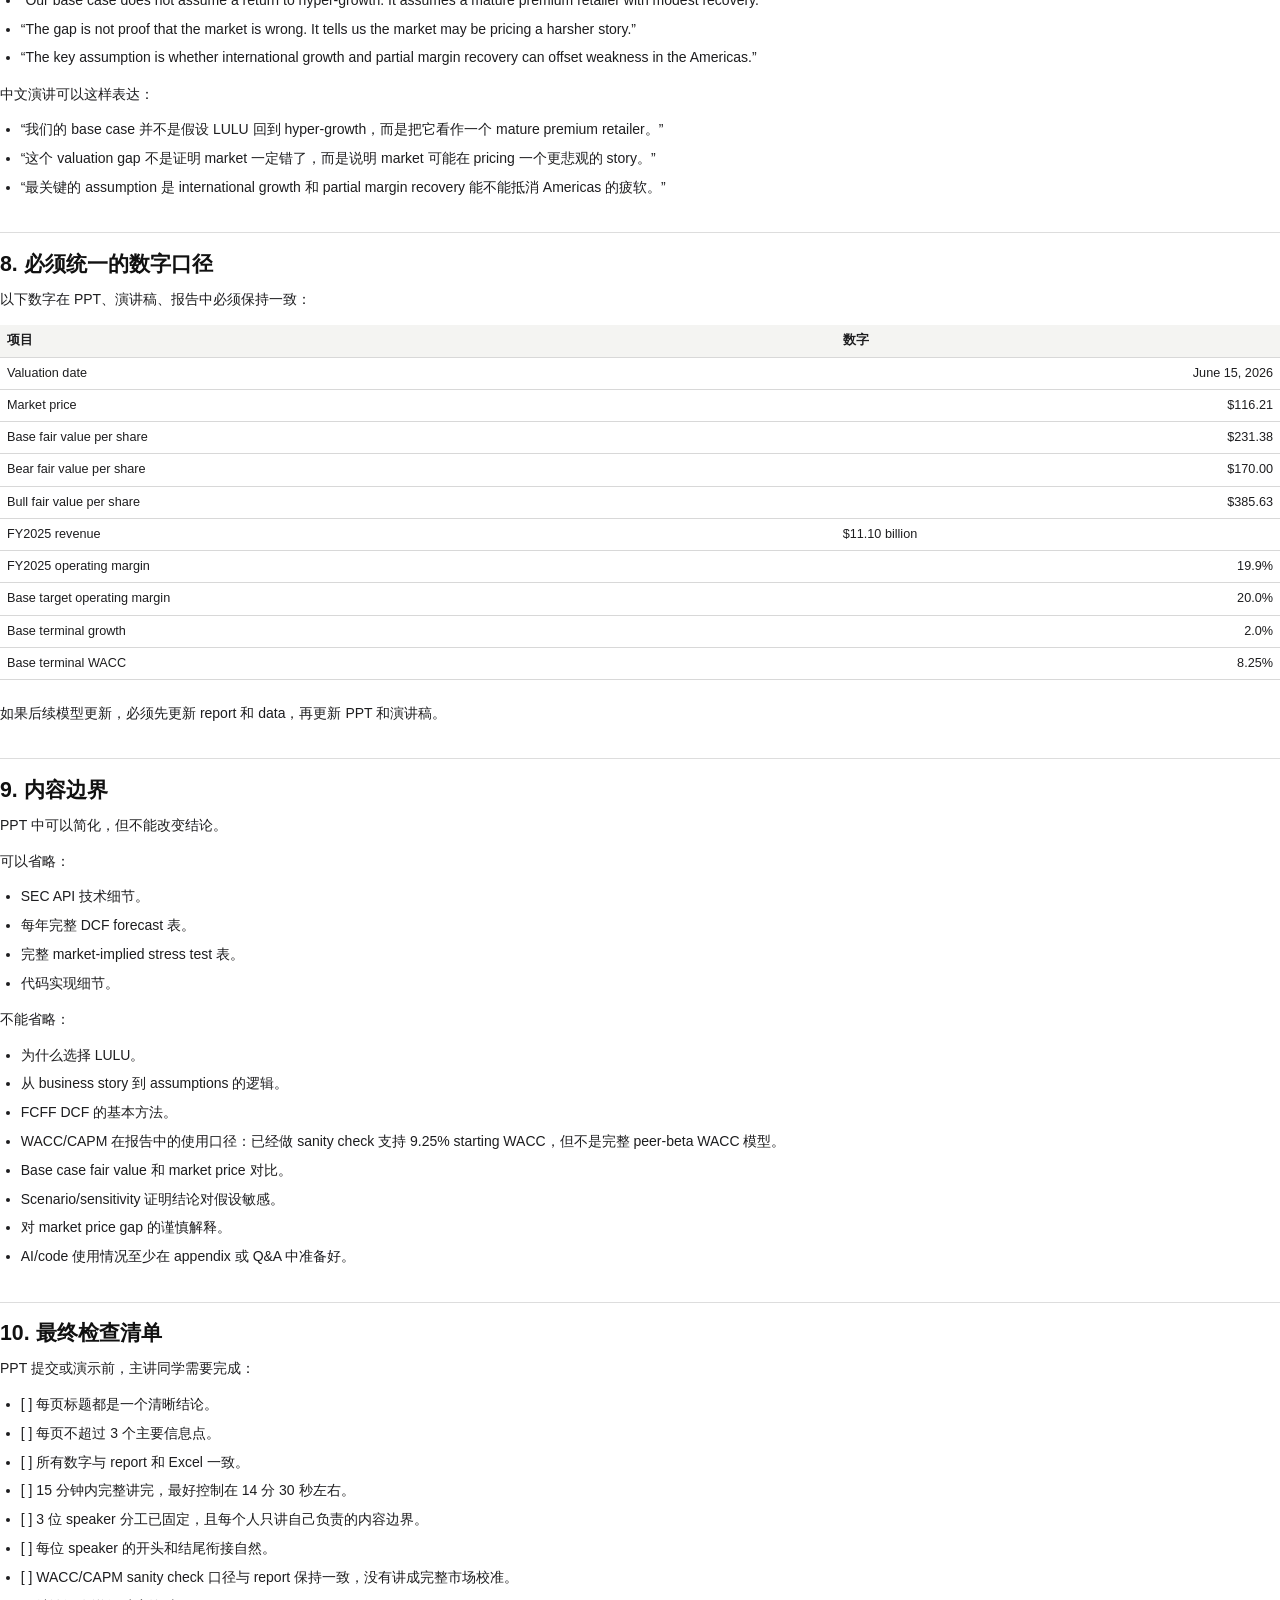
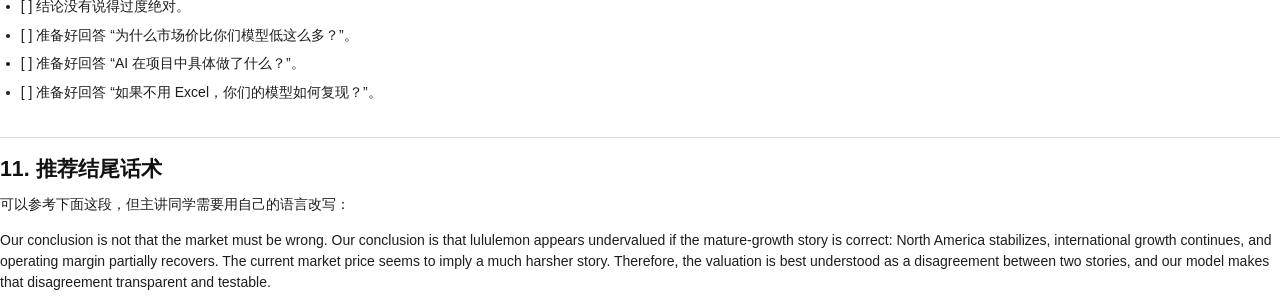
<file: project/output/presentation_and_script_guide.zh-CN.html>
<!doctype html>
<html lang="en">
<head>
  <meta charset="utf-8">
  <title>LULU Presentation and Script Guide</title>
  <style>
    @page { size: A4; margin: 18mm 16mm; }
    * { box-sizing: border-box; }
    body {
      margin: 0;
      color: #1d1d1f;
      font-family: "Segoe UI", Arial, sans-serif;
      font-size: 10.5pt;
      line-height: 1.52;
      background: white;
    }
    h1, h2, h3 { color: #111; line-height: 1.2; page-break-after: avoid; }
    h1 { font-size: 24pt; margin: 0 0 8mm; }
    h2 { font-size: 16pt; margin: 9mm 0 3mm; border-top: 1px solid #ddd; padding-top: 5mm; }
    h3 { font-size: 12pt; margin: 6mm 0 2mm; }
    p { margin: 0 0 3.8mm; }
    ul { margin: 0 0 4mm 0; padding-left: 5.5mm; }
    li { margin: 0 0 2mm; }
    table {
      width: 100%;
      border-collapse: collapse;
      margin: 4mm 0 6mm;
      page-break-inside: avoid;
      font-size: 9.5pt;
    }
    th, td { border-bottom: 1px solid #d8d8d8; padding: 6px 7px; vertical-align: top; }
    th { text-align: left; background: #f4f4f2; font-weight: 650; }
    td.num { text-align: right; white-space: nowrap; }
    code { font-family: Consolas, "Courier New", monospace; font-size: 90%; }
    .formula {
      margin: 3mm 0 5mm;
      padding: 8px 10px;
      background: #f7f7f5;
      border-left: 3px solid #555;
      font-family: Consolas, "Courier New", monospace;
      font-size: 9.5pt;
      white-space: pre-wrap;
    }
  </style>
</head>
<body>
<h1>LULU 估值项目：PPT 制作与演讲稿撰写指南</h1>
<p>这份指南用于控制最终展示的风格、内容划分和叙事节奏。PPT 和演讲稿应由负责展示的 3 位同学亲自完成；本指南只规定边界、结构和质量标准，避免不同组员各写各的，导致展示口径不一致。</p>
<p>语言原则：slides 必须使用英文；现场演讲可以使用中文，但常见估值和财务术语建议保留英文，例如 DCF、FCFF、WACC、terminal value、operating margin、market price、fair value、scenario analysis、sensitivity analysis。这样既满足英文材料要求，也能让中文讲解保持清楚自然。</p>
<h2>1. 展示目标</h2>
<p>15 分钟 presentation 的核心目标不是把报告全文复述一遍，而是让听众理解三件事：</p>
<ul>
<li>我们为什么选择 lululemon。</li>
<li>我们如何把 business story 转换成 DCF valuation assumptions。</li>
<li>为什么模型估值和市场价格之间出现较大差距，以及这个差距应该如何解释。</li>
</ul>
<p>最终展示要像一个 case study，而不是单纯的 Excel 结果汇报。听众应该听完后知道：如果他们想复制这个估值，需要收集哪些数据、设置哪些关键假设、如何测试结论是否稳健。</p>
<h2>2. 固定 3 人分工</h2>
<p>本次 presentation 按 3 位 speaker 固定分工。这样可以把公司与行业、模型方法、情景解释三块内容讲清楚，也能让每个人都有明确责任。</p>
<ul>
<li>Speaker 1：开场、研究问题、公司背景、行业和历史基本面。重点回答 “Why lululemon?” 和 “What changed in the business?”。</li>
<li>Speaker 2：valuation story、DCF/NPV 方法、WACC/CAPM 口径、base case 估值。重点回答 “How do we turn the story into numbers?”。</li>
<li>Speaker 3：scenario/sensitivity、market-implied stress、market price gap、局限性和结论。重点回答 “Why is our value different from market price?”。</li>
</ul>
<p>Speaker 2 必须明确解释 cost of capital / WACC 口径：报告采用的是 scenario-calibrated WACC，并新增 CAPM/WACC sanity check 支持 9.25% starting WACC。这个检查使用 10-year U.S. Treasury yield、beta、equity risk premium、company-specific risk adjustment 和 operating lease liabilities 作为 debt-like financing；但它仍不是完整 peer-beta WACC 模型，因此不要讲成已经完成了完整市场校准。</p>
<p>即使只有 3 人主讲，所有组员仍应上台。非主讲同学可以负责切换页面、回答 Q&amp;A、展示 dashboard 或补充数据来源。</p>
<h2>3. 时间分配</h2>
<p>总时长控制在 15 分钟，建议按下面节奏：</p>
<table>
<thead><tr>
<th>时间</th>
<th>内容</th>
<th>负责人建议</th>
</tr></thead>
<tbody>
<tr>
<td class="num">0:00-1:00</td>
<td>开场、研究问题、结论预告</td>
<td class="num">Speaker 1</td>
</tr>
<tr>
<td class="num">1:00-3:00</td>
<td>公司概况与为什么选择 LULU</td>
<td class="num">Speaker 1</td>
</tr>
<tr>
<td class="num">3:00-5:00</td>
<td>行业与历史基本面</td>
<td class="num">Speaker 1</td>
</tr>
<tr>
<td class="num">5:00-6:30</td>
<td>Valuation story: 从 hyper-growth 到 mature premium retail</td>
<td class="num">Speaker 2</td>
</tr>
<tr>
<td class="num">6:30-8:30</td>
<td>DCF/NPV 方法与 WACC/CAPM sanity check</td>
<td class="num">Speaker 2</td>
</tr>
<tr>
<td class="num">8:30-10:00</td>
<td>Base case 估值结果</td>
<td class="num">Speaker 2</td>
</tr>
<tr>
<td class="num">10:00-12:00</td>
<td>Bear/base/bull、sensitivity 和 market-implied stress</td>
<td class="num">Speaker 3</td>
</tr>
<tr>
<td class="num">12:00-14:00</td>
<td>Market price gap: 市场可能隐含什么悲观故事</td>
<td class="num">Speaker 3</td>
</tr>
<tr>
<td class="num">14:00-15:00</td>
<td>结论、局限性、可复现性</td>
<td class="num">Speaker 3</td>
</tr>
</tbody></table>
<p>每位主讲人应提前练习。如果用英文演讲，目标语速约为每分钟 120-140 个英文单词；如果用中文演讲，也要避免临场自由发挥过多。无论使用中文还是英文演讲，slides 一律用英文，关键估值术语保留英文。</p>
<h2>4. PPT 页数与内容划分</h2>
<p>建议 11-13 页，不要超过 14 页。每页只承担一个功能。</p>
<table>
<thead><tr>
<th>Slide</th>
<th>标题建议</th>
<th>核心信息</th>
</tr></thead>
<tbody>
<tr>
<td class="num">1</td>
<td>lululemon Valuation Case Study</td>
<td>公司、估值日期、研究问题、组员</td>
</tr>
<tr>
<td class="num">2</td>
<td>Executive Takeaway</td>
<td>Fair value $231.38 vs. market price $116.21；base case 显示 undervalued</td>
</tr>
<tr>
<td class="num">3</td>
<td>Why lululemon?</td>
<td>公开数据充足、故事清晰、适合 DCF 和 scenario analysis</td>
</tr>
<tr>
<td class="num">4</td>
<td>Business Overview</td>
<td>产品、渠道、区域结构；Americas still dominant, international growing</td>
</tr>
<tr>
<td class="num">5</td>
<td>Industry Context</td>
<td>Activewear 长期趋势 + 竞争和消费者周期风险</td>
</tr>
<tr>
<td class="num">6</td>
<td>Historical Fundamentals</td>
<td>Revenue growth slowing, margin pressure, inventory increase</td>
</tr>
<tr>
<td class="num">7</td>
<td>Our Valuation Story</td>
<td>Mature-growth transition：Americas stabilizes, international expands, margins partially recover</td>
</tr>
<tr>
<td class="num">8</td>
<td>DCF, NPV, and WACC Method</td>
<td>FCFF 公式、NPV 折现逻辑、scenario-calibrated WACC、CAPM/WACC sanity check、10-year forecast、terminal value、equity bridge</td>
</tr>
<tr>
<td class="num">9</td>
<td>Base Case Valuation</td>
<td>EV、equity value、fair value per share；用一张表或 waterfall</td>
</tr>
<tr>
<td class="num">10</td>
<td>Scenario Results</td>
<td class="num">Bear $170.00 / Base $231.38 / Bull $385.63</td>
</tr>
<tr>
<td class="num">11</td>
<td>Sensitivity And Stress Test</td>
<td>普通 sensitivity 仍高于市价；接近市价需要更悲观假设</td>
</tr>
<tr>
<td class="num">12</td>
<td>Market Price Gap</td>
<td>市场可能在定价 structural weakness, lower margin, higher risk</td>
</tr>
<tr>
<td class="num">13</td>
<td>Conclusion</td>
<td>Undervalued if base story holds；最大风险；可复现流程</td>
</tr>
</tbody></table>
<p>如果时间紧，可以合并 Slide 5 和 Slide 6，或合并 Slide 10 和 Slide 11。</p>
<h2>5. PPT 风格要求</h2>
<p>整体风格应像专业但清晰的课堂 case study，不要做成营销型发布会。</p>
<ul>
<li>使用简洁、低噪音的版式：白底或浅灰底，深色文字，少量 lululemon 红色作为强调色。</li>
<li>每页只放一个主结论，标题尽量写成 conclusion，而不是普通名词。例如用 “Growth Has Slowed, But Economics Remain Strong”，不要只写 “Historical Fundamentals”。</li>
<li>图表优先于大段文字。能用表格、折线图、柱状图、waterfall 的地方，不要堆 bullet。</li>
<li>数字保留合理精度：每股价值保留两位小数，金额用 billion，百分比保留一位。</li>
<li>所有关键数字必须和 report、Excel、dashboard 一致。</li>
<li>不要使用复杂动画。最多使用简单 appear，用于逐步解释 DCF bridge 或 scenario table。</li>
<li>不要把 Python 代码截图放进主 PPT。代码可以放 appendix 或 Q&amp;A 备用页。</li>
</ul>
<h2>6. 图表建议</h2>
<p>推荐使用这些图表：</p>
<ul>
<li>Revenue trend：显示收入增长放缓。</li>
<li>Gross / operating margin trend：显示利润率仍强但 FY2025 回落。</li>
<li>Geographic revenue mix：突出 Americas 占比高、China Mainland 和 Rest of World 增长更快。</li>
<li>Base case valuation bridge：Enterprise value 到 equity value，再到 fair value per share。</li>
<li>Scenario bar chart：Bear / Base / Bull fair value per share 与 market price 对比。</li>
<li>Sensitivity heatmap：WACC vs terminal growth 或 growth vs margin，选择一张最清晰的即可。</li>
<li>Market-implied stress summary：不用放完整表，放 2-3 条最悲观假设组合。</li>
</ul>
<p>可选：如果展示现场允许联网，可以在 Q&amp;A 或最后展示 dashboard；主 PPT 不能依赖网页才能讲清楚。</p>
<h2>7. 演讲稿写作要求</h2>
<p>演讲稿必须由主讲同学亲自写，但需要遵守统一口径。演讲稿可以写中文，也可以写中英混合；建议句子主体用中文解释，关键术语使用英文，避免把 DCF、WACC、terminal growth 等术语硬翻译后造成理解混乱。</p>
<p>每位 speaker 的稿子都应包含：</p>
<ul>
<li>开头一句 transition，承接上一位同学。</li>
<li>每页 1 个主结论，不要逐字朗读 slide。</li>
<li>对数字的解释，而不是只报数字。</li>
<li>对不确定性的承认，尤其是 market price gap 部分。</li>
<li>结尾一句 transition，把话题交给下一位同学。</li>
</ul>
<p>三位 speaker 的稿件边界应保持清楚：</p>
<ul>
<li>Speaker 1 不需要提前讲 fair value，只需要把公司、行业和历史问题讲到位，为估值故事铺垫。</li>
<li>Speaker 2 负责方法与 base case，必须解释 FCFF、NPV、terminal value、WACC，并说明 9.25% starting WACC 有 CAPM/WACC sanity check 支持，但不是完整 peer-beta WACC 模型。</li>
<li>Speaker 3 负责把不确定性讲清楚，尤其是 scenario analysis、sensitivity analysis、market-implied stress 和 valuation gap。</li>
</ul>
<p>不要写成：</p>
<ul>
<li>“This slide shows...” 开头连续出现。</li>
<li>逐条朗读 PPT bullet。</li>
<li>只说模型结果，不解释 business story。</li>
<li>直接说 “the stock is definitely undervalued”。</li>
<li>中文稿中把所有专业词都翻译成不常用中文，导致和 slides 的英文术语对不上。</li>
</ul>
<p>建议表达方式：</p>
<ul>
<li>“Our base case does not assume a return to hyper-growth. It assumes a mature premium retailer with modest recovery.”</li>
<li>“The gap is not proof that the market is wrong. It tells us the market may be pricing a harsher story.”</li>
<li>“The key assumption is whether international growth and partial margin recovery can offset weakness in the Americas.”</li>
</ul>
<p>中文演讲可以这样表达：</p>
<ul>
<li>“我们的 base case 并不是假设 LULU 回到 hyper-growth，而是把它看作一个 mature premium retailer。”</li>
<li>“这个 valuation gap 不是证明 market 一定错了，而是说明 market 可能在 pricing 一个更悲观的 story。”</li>
<li>“最关键的 assumption 是 international growth 和 partial margin recovery 能不能抵消 Americas 的疲软。”</li>
</ul>
<h2>8. 必须统一的数字口径</h2>
<p>以下数字在 PPT、演讲稿、报告中必须保持一致：</p>
<table>
<thead><tr>
<th>项目</th>
<th>数字</th>
</tr></thead>
<tbody>
<tr>
<td>Valuation date</td>
<td class="num">June 15, 2026</td>
</tr>
<tr>
<td>Market price</td>
<td class="num">$116.21</td>
</tr>
<tr>
<td>Base fair value per share</td>
<td class="num">$231.38</td>
</tr>
<tr>
<td>Bear fair value per share</td>
<td class="num">$170.00</td>
</tr>
<tr>
<td>Bull fair value per share</td>
<td class="num">$385.63</td>
</tr>
<tr>
<td>FY2025 revenue</td>
<td>$11.10 billion</td>
</tr>
<tr>
<td>FY2025 operating margin</td>
<td class="num">19.9%</td>
</tr>
<tr>
<td>Base target operating margin</td>
<td class="num">20.0%</td>
</tr>
<tr>
<td>Base terminal growth</td>
<td class="num">2.0%</td>
</tr>
<tr>
<td>Base terminal WACC</td>
<td class="num">8.25%</td>
</tr>
</tbody></table>
<p>如果后续模型更新，必须先更新 report 和 data，再更新 PPT 和演讲稿。</p>
<h2>9. 内容边界</h2>
<p>PPT 中可以简化，但不能改变结论。</p>
<p>可以省略：</p>
<ul>
<li>SEC API 技术细节。</li>
<li>每年完整 DCF forecast 表。</li>
<li>完整 market-implied stress test 表。</li>
<li>代码实现细节。</li>
</ul>
<p>不能省略：</p>
<ul>
<li>为什么选择 LULU。</li>
<li>从 business story 到 assumptions 的逻辑。</li>
<li>FCFF DCF 的基本方法。</li>
<li>WACC/CAPM 在报告中的使用口径：已经做 sanity check 支持 9.25% starting WACC，但不是完整 peer-beta WACC 模型。</li>
<li>Base case fair value 和 market price 对比。</li>
<li>Scenario/sensitivity 证明结论对假设敏感。</li>
<li>对 market price gap 的谨慎解释。</li>
<li>AI/code 使用情况至少在 appendix 或 Q&amp;A 中准备好。</li>
</ul>
<h2>10. 最终检查清单</h2>
<p>PPT 提交或演示前，主讲同学需要完成：</p>
<ul>
<li>[ ] 每页标题都是一个清晰结论。</li>
<li>[ ] 每页不超过 3 个主要信息点。</li>
<li>[ ] 所有数字与 report 和 Excel 一致。</li>
<li>[ ] 15 分钟内完整讲完，最好控制在 14 分 30 秒左右。</li>
<li>[ ] 3 位 speaker 分工已固定，且每个人只讲自己负责的内容边界。</li>
<li>[ ] 每位 speaker 的开头和结尾衔接自然。</li>
<li>[ ] WACC/CAPM sanity check 口径与 report 保持一致，没有讲成完整市场校准。</li>
<li>[ ] 结论没有说得过度绝对。</li>
<li>[ ] 准备好回答 “为什么市场价比你们模型低这么多？”。</li>
<li>[ ] 准备好回答 “AI 在项目中具体做了什么？”。</li>
<li>[ ] 准备好回答 “如果不用 Excel，你们的模型如何复现？”。</li>
</ul>
<h2>11. 推荐结尾话术</h2>
<p>可以参考下面这段，但主讲同学需要用自己的语言改写：</p>
<p>Our conclusion is not that the market must be wrong. Our conclusion is that lululemon appears undervalued if the mature-growth story is correct: North America stabilizes, international growth continues, and operating margin partially recovers. The current market price seems to imply a much harsher story. Therefore, the valuation is best understood as a disagreement between two stories, and our model makes that disagreement transparent and testable.</p>
</body>
</html>
</file>
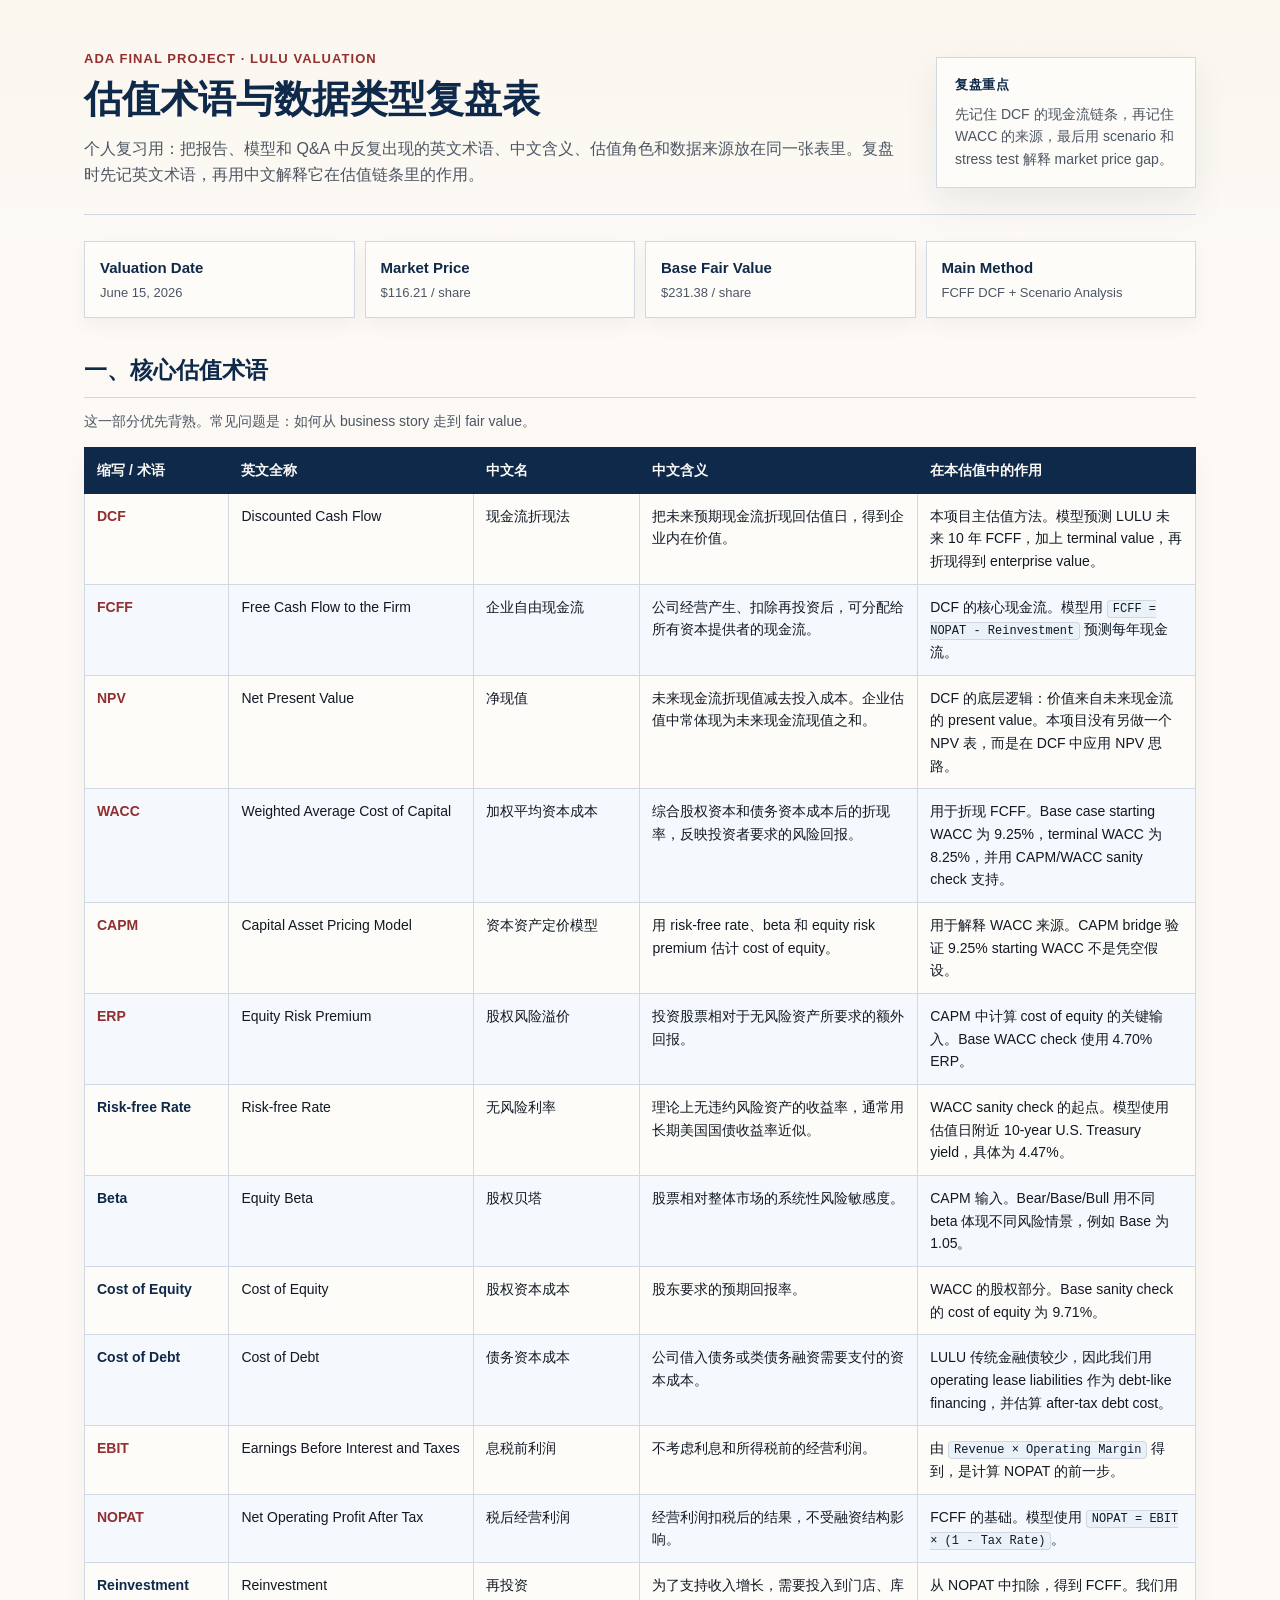
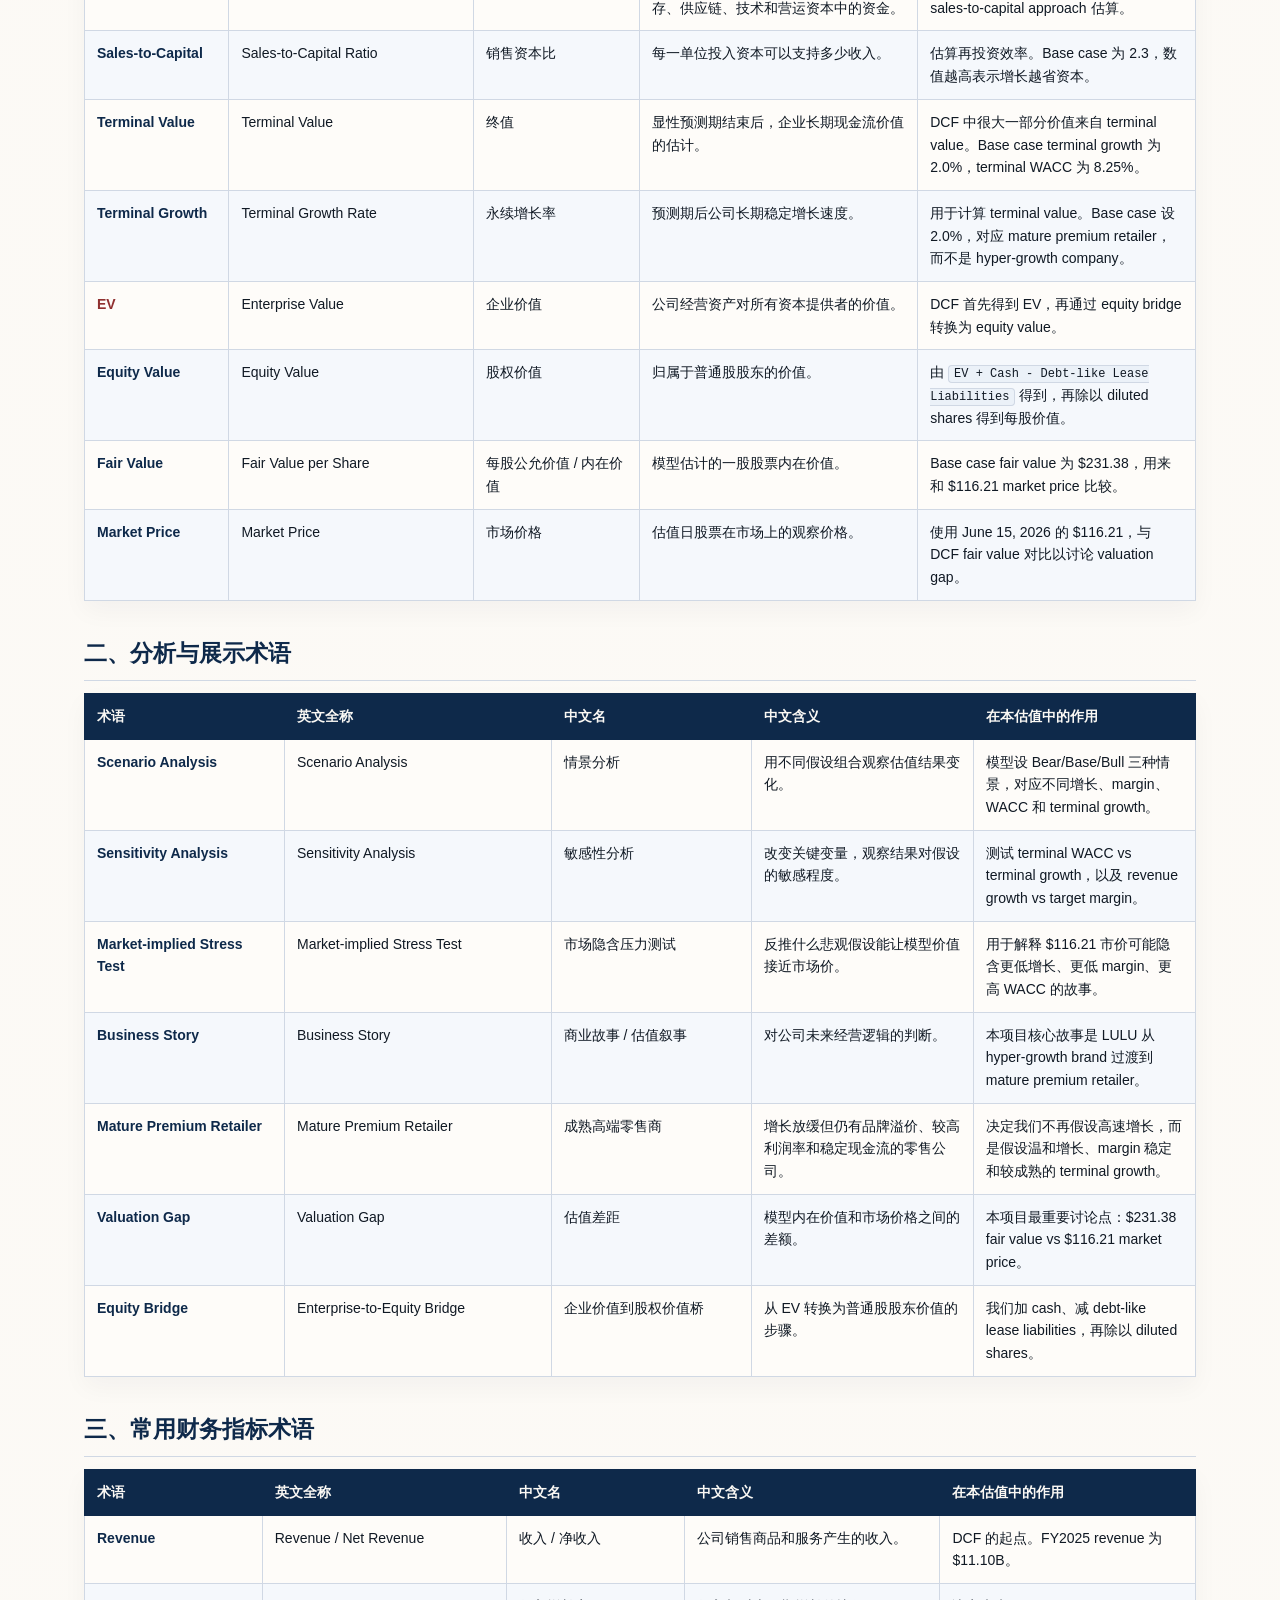
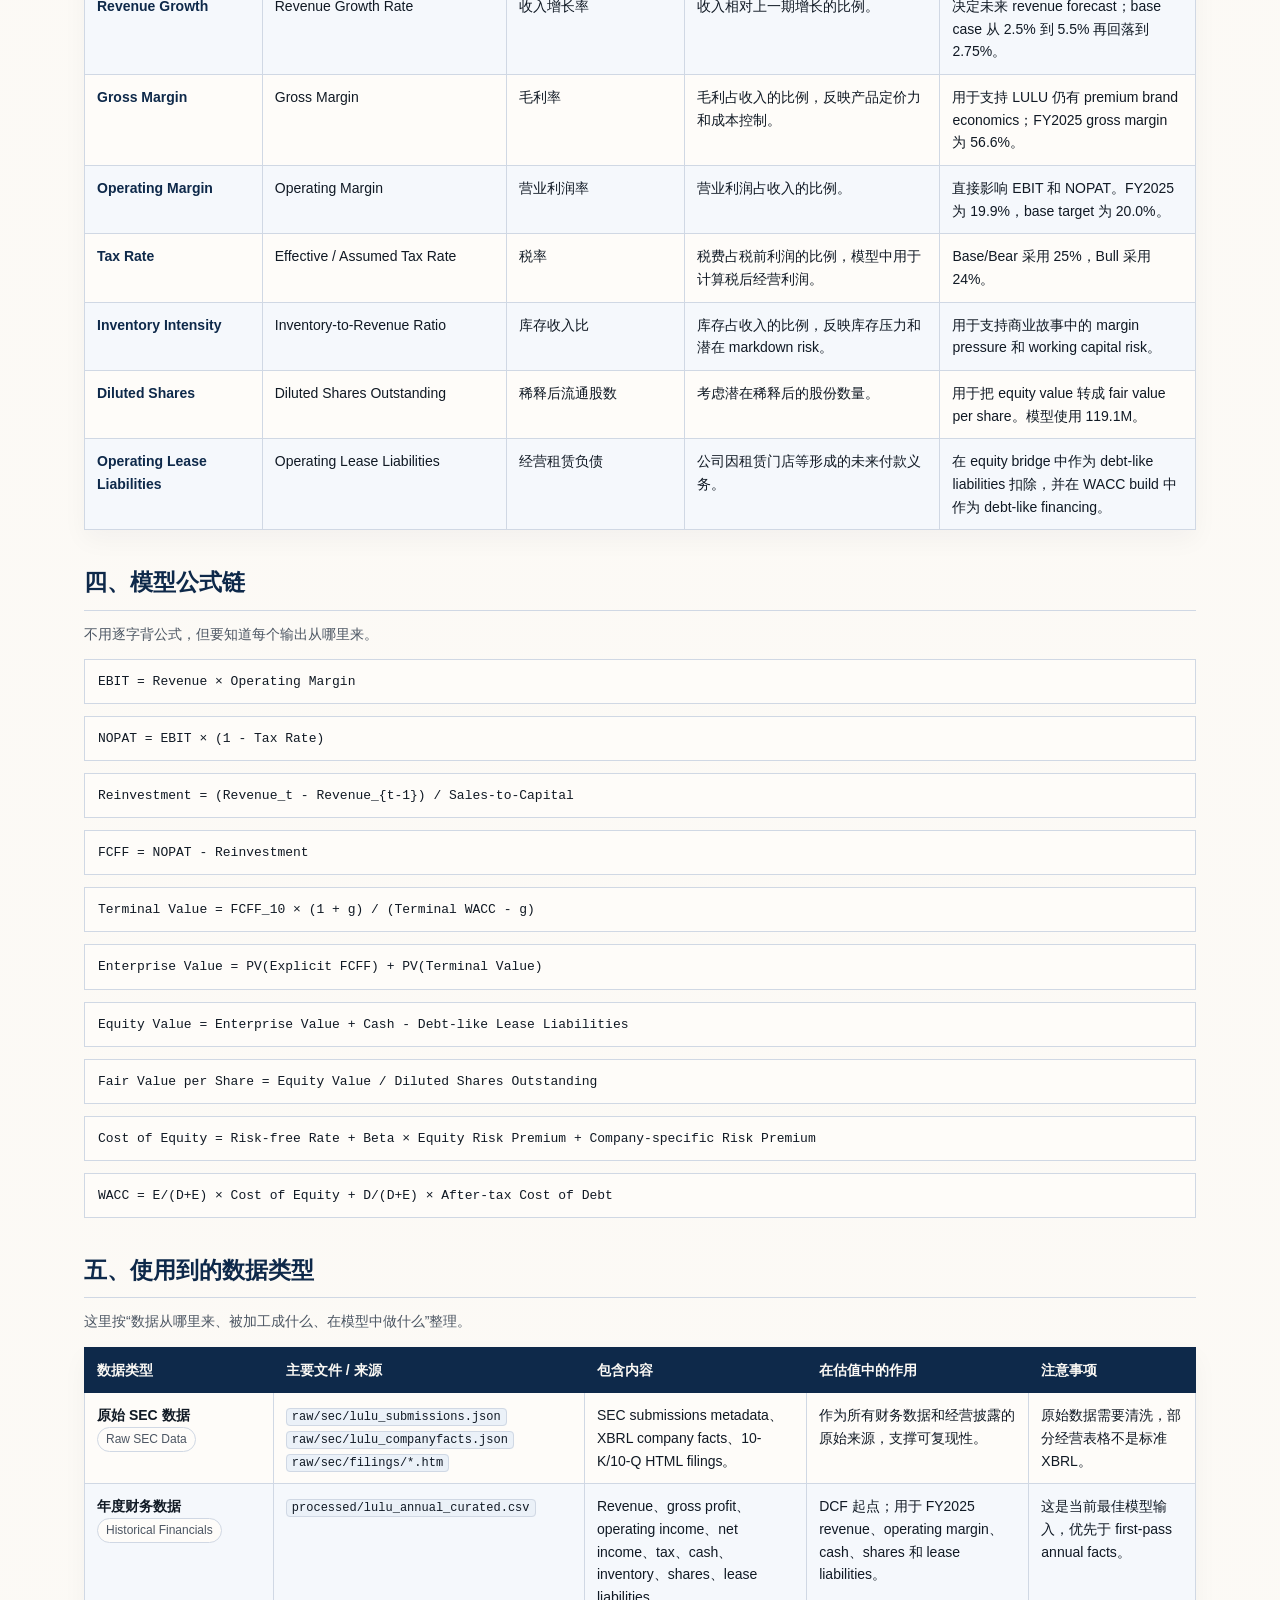
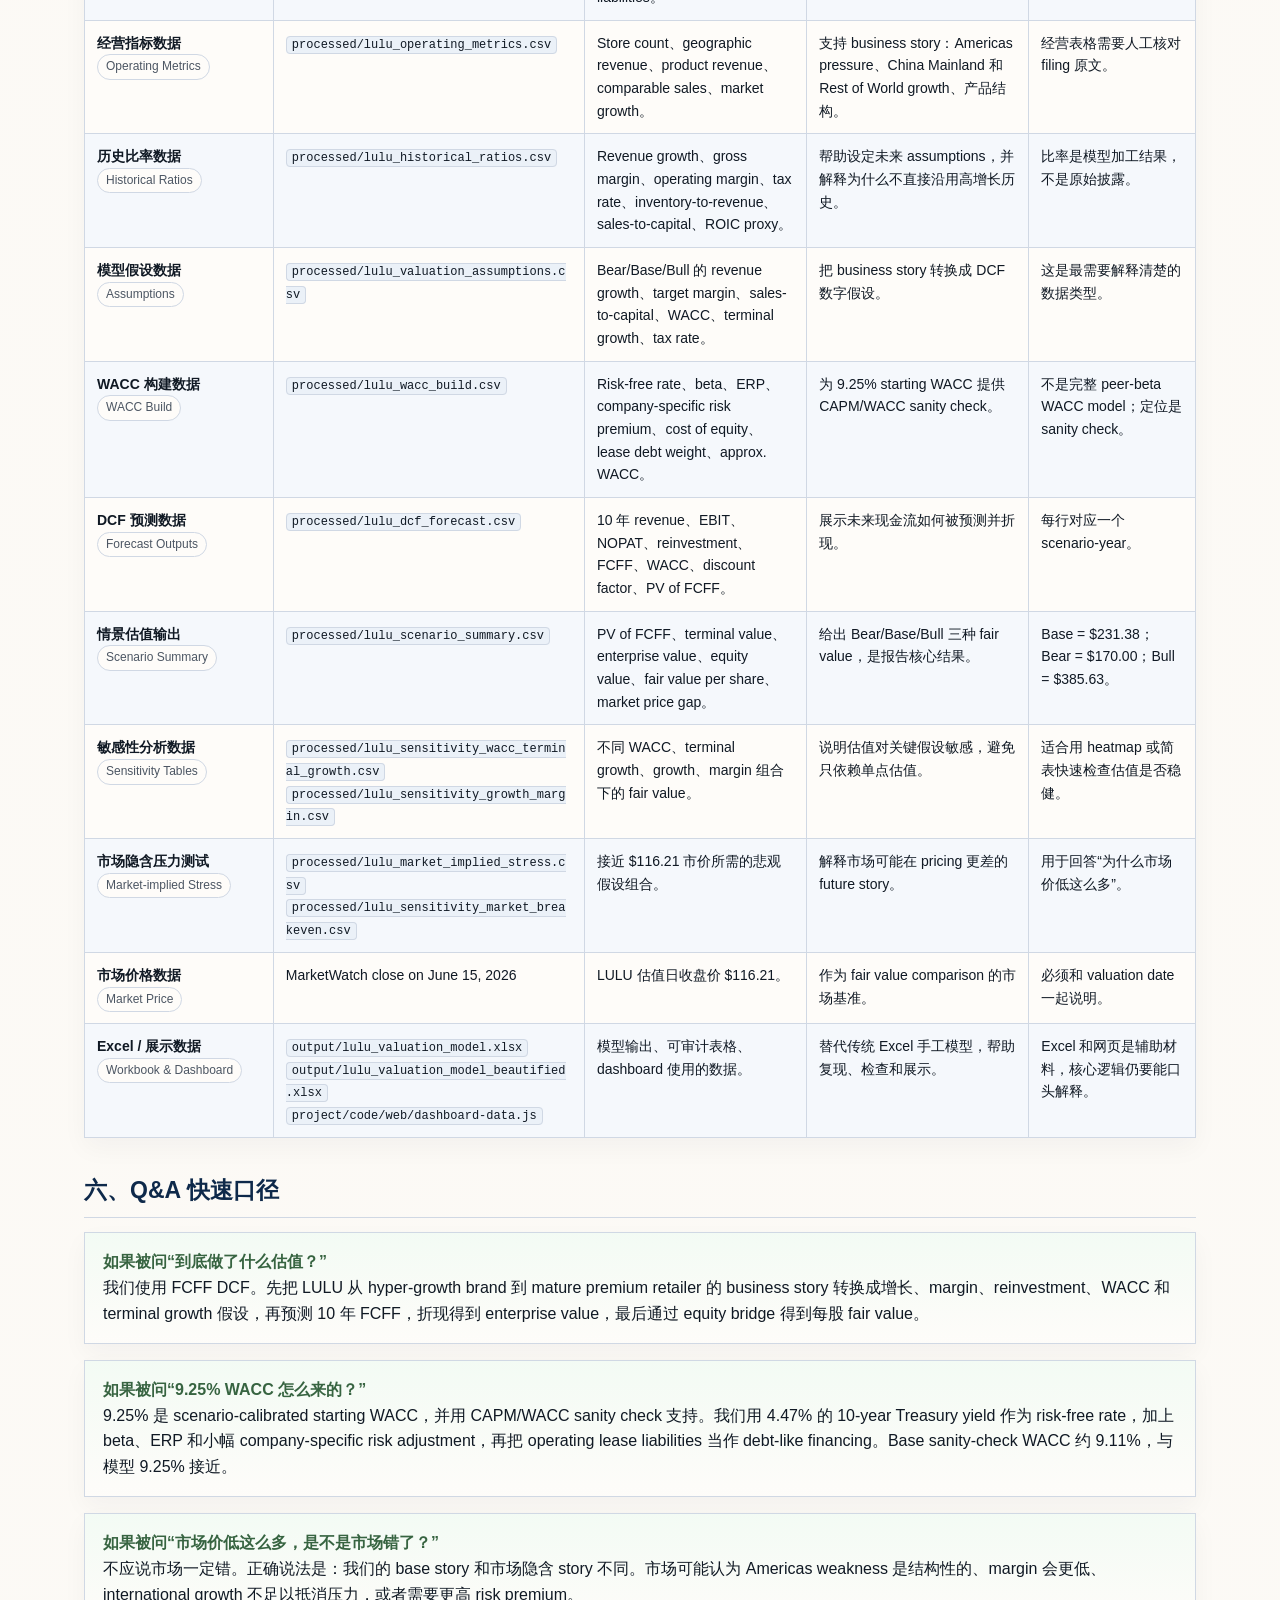
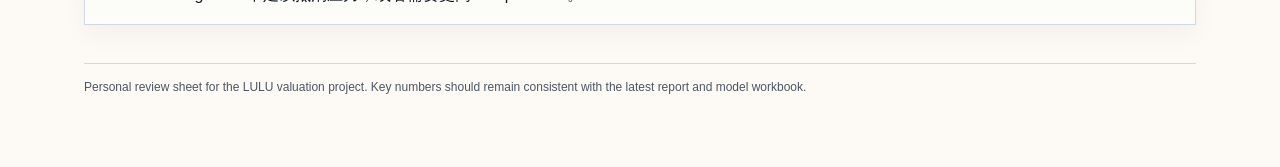
<file: project/output/valuation_terms_and_data_glossary.zh-CN.html>
<!doctype html>
<html lang="zh-CN">
<head>
  <meta charset="utf-8" />
  <meta name="viewport" content="width=device-width, initial-scale=1" />
  <title>LULU Valuation Terms and Data Glossary</title>
  <style>
    :root {
      --paper: oklch(98.5% 0.006 82);
      --surface: oklch(99.2% 0.004 82);
      --ink: oklch(21% 0.025 255);
      --muted: oklch(45% 0.025 255);
      --line: oklch(88% 0.018 255);
      --soft: oklch(96% 0.012 255);
      --deep: oklch(28% 0.07 255);
      --accent: oklch(45% 0.13 24);
      --sage: oklch(46% 0.075 150);
      --amber: oklch(62% 0.105 75);
    }
    * { box-sizing: border-box; }
    body {
      margin: 0;
      color: var(--ink);
      background:
        linear-gradient(180deg, oklch(97.5% 0.012 78), var(--paper) 260px),
        var(--paper);
      font-family: "Segoe UI", "Microsoft YaHei", Arial, sans-serif;
      line-height: 1.62;
    }
    main {
      max-width: 1180px;
      margin: 0 auto;
      padding: 48px 34px 70px;
    }
    header {
      display: grid;
      grid-template-columns: minmax(0, 1fr) 260px;
      gap: 28px;
      align-items: end;
      border-bottom: 1px solid var(--line);
      padding-bottom: 26px;
      margin-bottom: 26px;
    }
    .eyebrow {
      margin: 0 0 8px;
      color: var(--accent);
      font-size: 13px;
      font-weight: 700;
      letter-spacing: .08em;
      text-transform: uppercase;
    }
    h1 {
      margin: 0;
      color: var(--deep);
      font-size: 38px;
      line-height: 1.18;
    }
    .subtitle {
      max-width: 900px;
      margin: 14px 0 0;
      color: var(--muted);
      font-size: 16px;
    }
    .focus-box {
      border: 1px solid var(--line);
      background: var(--surface);
      padding: 16px 18px;
      box-shadow: 0 14px 34px oklch(24% 0.04 255 / 0.08);
    }
    .focus-box strong {
      display: block;
      color: var(--deep);
      font-size: 13px;
      letter-spacing: .05em;
      text-transform: uppercase;
      margin-bottom: 8px;
    }
    .focus-box p {
      margin: 0;
      color: var(--muted);
      font-size: 14px;
    }
    .summary {
      display: grid;
      grid-template-columns: repeat(4, minmax(0, 1fr));
      gap: 10px;
      margin: 26px 0 34px;
    }
    .kpi {
      border: 1px solid var(--line);
      padding: 14px 15px;
      background: var(--surface);
      box-shadow: 0 8px 18px oklch(24% 0.04 255 / 0.045);
    }
    .kpi strong {
      display: block;
      color: var(--deep);
      font-size: 15px;
    }
    .kpi span {
      display: block;
      color: var(--muted);
      font-size: 13px;
      margin-top: 2px;
    }
    h2 {
      margin: 34px 0 12px;
      color: var(--deep);
      font-size: 23px;
      border-bottom: 1px solid var(--line);
      padding-bottom: 8px;
    }
    h3 {
      margin: 24px 0 10px;
      color: var(--deep);
      font-size: 18px;
    }
    p.note {
      margin: 0 0 14px;
      color: var(--muted);
      font-size: 14px;
    }
    table {
      width: 100%;
      border-collapse: collapse;
      margin: 12px 0 26px;
      table-layout: fixed;
      font-size: 14px;
      background: var(--surface);
      box-shadow: 0 10px 24px oklch(24% 0.04 255 / 0.04);
    }
    table.data-table th:nth-child(1) { width: 17%; }
    table.data-table th:nth-child(2) { width: 28%; }
    table.data-table th:nth-child(3) { width: 20%; }
    table.data-table th:nth-child(4) { width: 20%; }
    table.data-table th:nth-child(5) { width: 15%; }
    th {
      background: var(--deep);
      color: oklch(98% 0.006 82);
      text-align: left;
      padding: 11px 12px;
      border: 1px solid var(--deep);
      font-weight: 700;
      vertical-align: top;
      overflow-wrap: anywhere;
    }
    td {
      padding: 11px 12px;
      border: 1px solid var(--line);
      vertical-align: top;
      overflow-wrap: anywhere;
    }
    tbody tr:nth-child(even) td { background: oklch(97.8% 0.006 255); }
    .term {
      color: var(--deep);
      font-weight: 700;
    }
    .abbr {
      display: inline-block;
      min-width: 54px;
      color: var(--accent);
      font-weight: 800;
    }
    code {
      background: oklch(95.5% 0.012 255);
      border: 1px solid var(--line);
      border-radius: 4px;
      padding: 1px 5px;
      font-family: "Cascadia Mono", Consolas, monospace;
      font-size: 12px;
      line-height: 1.55;
      white-space: normal;
      overflow-wrap: anywhere;
      word-break: break-word;
    }
    td code {
      display: inline;
      max-width: 100%;
    }
    .formula {
      background: var(--surface);
      border: 1px solid var(--line);
      padding: 11px 13px;
      margin: 9px 0 12px;
      font-family: "Cascadia Mono", Consolas, monospace;
      font-size: 13px;
      overflow-x: auto;
      white-space: nowrap;
    }
    .tag {
      display: inline-block;
      border: 1px solid var(--line);
      border-radius: 999px;
      padding: 2px 8px;
      color: var(--muted);
      background: var(--surface);
      font-size: 12px;
      margin-right: 5px;
    }
    .callout {
      border: 1px solid var(--line);
      background: linear-gradient(180deg, oklch(98% 0.012 150), var(--surface));
      padding: 16px 18px;
      margin: 14px 0 16px;
      box-shadow: 0 10px 24px oklch(24% 0.04 255 / 0.04);
    }
    .callout strong { color: var(--sage); }
    footer {
      color: var(--muted);
      border-top: 1px solid var(--line);
      margin-top: 38px;
      padding-top: 14px;
      font-size: 12px;
    }
    @media print {
      main { max-width: none; padding: 24px; }
      .summary { grid-template-columns: repeat(4, 1fr); }
      table { page-break-inside: avoid; }
    }
    @media (max-width: 780px) {
      main { padding: 28px 16px 42px; }
      header { grid-template-columns: 1fr; }
      h1 { font-size: 27px; }
      .summary { grid-template-columns: 1fr 1fr; }
      table { font-size: 13px; }
    }
  </style>
</head>
<body>
<main>
  <header>
    <div>
      <p class="eyebrow">ADA Final Project · LULU Valuation</p>
      <h1>估值术语与数据类型复盘表</h1>
      <p class="subtitle">个人复习用：把报告、模型和 Q&amp;A 中反复出现的英文术语、中文含义、估值角色和数据来源放在同一张表里。复盘时先记英文术语，再用中文解释它在估值链条里的作用。</p>
    </div>
    <aside class="focus-box">
      <strong>复盘重点</strong>
      <p>先记住 DCF 的现金流链条，再记住 WACC 的来源，最后用 scenario 和 stress test 解释 market price gap。</p>
    </aside>
  </header>

  <section class="summary" aria-label="Key valuation summary">
    <div class="kpi"><strong>Valuation Date</strong><span>June 15, 2026</span></div>
    <div class="kpi"><strong>Market Price</strong><span>$116.21 / share</span></div>
    <div class="kpi"><strong>Base Fair Value</strong><span>$231.38 / share</span></div>
    <div class="kpi"><strong>Main Method</strong><span>FCFF DCF + Scenario Analysis</span></div>
  </section>

  <section>
    <h2>一、核心估值术语</h2>
    <p class="note">这一部分优先背熟。常见问题是：如何从 business story 走到 fair value。</p>

    <table>
      <thead>
        <tr>
          <th style="width: 13%">缩写 / 术语</th>
          <th style="width: 22%">英文全称</th>
          <th style="width: 15%">中文名</th>
          <th style="width: 25%">中文含义</th>
          <th style="width: 25%">在本估值中的作用</th>
        </tr>
      </thead>
      <tbody>
        <tr>
          <td><span class="abbr">DCF</span></td>
          <td>Discounted Cash Flow</td>
          <td>现金流折现法</td>
          <td>把未来预期现金流折现回估值日，得到企业内在价值。</td>
          <td>本项目主估值方法。模型预测 LULU 未来 10 年 FCFF，加上 terminal value，再折现得到 enterprise value。</td>
        </tr>
        <tr>
          <td><span class="abbr">FCFF</span></td>
          <td>Free Cash Flow to the Firm</td>
          <td>企业自由现金流</td>
          <td>公司经营产生、扣除再投资后，可分配给所有资本提供者的现金流。</td>
          <td>DCF 的核心现金流。模型用 <code>FCFF = NOPAT - Reinvestment</code> 预测每年现金流。</td>
        </tr>
        <tr>
          <td><span class="abbr">NPV</span></td>
          <td>Net Present Value</td>
          <td>净现值</td>
          <td>未来现金流折现值减去投入成本。企业估值中常体现为未来现金流现值之和。</td>
          <td>DCF 的底层逻辑：价值来自未来现金流的 present value。本项目没有另做一个 NPV 表，而是在 DCF 中应用 NPV 思路。</td>
        </tr>
        <tr>
          <td><span class="abbr">WACC</span></td>
          <td>Weighted Average Cost of Capital</td>
          <td>加权平均资本成本</td>
          <td>综合股权资本和债务资本成本后的折现率，反映投资者要求的风险回报。</td>
          <td>用于折现 FCFF。Base case starting WACC 为 9.25%，terminal WACC 为 8.25%，并用 CAPM/WACC sanity check 支持。</td>
        </tr>
        <tr>
          <td><span class="abbr">CAPM</span></td>
          <td>Capital Asset Pricing Model</td>
          <td>资本资产定价模型</td>
          <td>用 risk-free rate、beta 和 equity risk premium 估计 cost of equity。</td>
          <td>用于解释 WACC 来源。CAPM bridge 验证 9.25% starting WACC 不是凭空假设。</td>
        </tr>
        <tr>
          <td><span class="abbr">ERP</span></td>
          <td>Equity Risk Premium</td>
          <td>股权风险溢价</td>
          <td>投资股票相对于无风险资产所要求的额外回报。</td>
          <td>CAPM 中计算 cost of equity 的关键输入。Base WACC check 使用 4.70% ERP。</td>
        </tr>
        <tr>
          <td><span class="term">Risk-free Rate</span></td>
          <td>Risk-free Rate</td>
          <td>无风险利率</td>
          <td>理论上无违约风险资产的收益率，通常用长期美国国债收益率近似。</td>
          <td>WACC sanity check 的起点。模型使用估值日附近 10-year U.S. Treasury yield，具体为 4.47%。</td>
        </tr>
        <tr>
          <td><span class="term">Beta</span></td>
          <td>Equity Beta</td>
          <td>股权贝塔</td>
          <td>股票相对整体市场的系统性风险敏感度。</td>
          <td>CAPM 输入。Bear/Base/Bull 用不同 beta 体现不同风险情景，例如 Base 为 1.05。</td>
        </tr>
        <tr>
          <td><span class="term">Cost of Equity</span></td>
          <td>Cost of Equity</td>
          <td>股权资本成本</td>
          <td>股东要求的预期回报率。</td>
          <td>WACC 的股权部分。Base sanity check 的 cost of equity 为 9.71%。</td>
        </tr>
        <tr>
          <td><span class="term">Cost of Debt</span></td>
          <td>Cost of Debt</td>
          <td>债务资本成本</td>
          <td>公司借入债务或类债务融资需要支付的资本成本。</td>
          <td>LULU 传统金融债较少，因此我们用 operating lease liabilities 作为 debt-like financing，并估算 after-tax debt cost。</td>
        </tr>
        <tr>
          <td><span class="abbr">EBIT</span></td>
          <td>Earnings Before Interest and Taxes</td>
          <td>息税前利润</td>
          <td>不考虑利息和所得税前的经营利润。</td>
          <td>由 <code>Revenue × Operating Margin</code> 得到，是计算 NOPAT 的前一步。</td>
        </tr>
        <tr>
          <td><span class="abbr">NOPAT</span></td>
          <td>Net Operating Profit After Tax</td>
          <td>税后经营利润</td>
          <td>经营利润扣税后的结果，不受融资结构影响。</td>
          <td>FCFF 的基础。模型使用 <code>NOPAT = EBIT × (1 - Tax Rate)</code>。</td>
        </tr>
        <tr>
          <td><span class="term">Reinvestment</span></td>
          <td>Reinvestment</td>
          <td>再投资</td>
          <td>为了支持收入增长，需要投入到门店、库存、供应链、技术和营运资本中的资金。</td>
          <td>从 NOPAT 中扣除，得到 FCFF。我们用 sales-to-capital approach 估算。</td>
        </tr>
        <tr>
          <td><span class="term">Sales-to-Capital</span></td>
          <td>Sales-to-Capital Ratio</td>
          <td>销售资本比</td>
          <td>每一单位投入资本可以支持多少收入。</td>
          <td>估算再投资效率。Base case 为 2.3，数值越高表示增长越省资本。</td>
        </tr>
        <tr>
          <td><span class="term">Terminal Value</span></td>
          <td>Terminal Value</td>
          <td>终值</td>
          <td>显性预测期结束后，企业长期现金流价值的估计。</td>
          <td>DCF 中很大一部分价值来自 terminal value。Base case terminal growth 为 2.0%，terminal WACC 为 8.25%。</td>
        </tr>
        <tr>
          <td><span class="term">Terminal Growth</span></td>
          <td>Terminal Growth Rate</td>
          <td>永续增长率</td>
          <td>预测期后公司长期稳定增长速度。</td>
          <td>用于计算 terminal value。Base case 设 2.0%，对应 mature premium retailer，而不是 hyper-growth company。</td>
        </tr>
        <tr>
          <td><span class="abbr">EV</span></td>
          <td>Enterprise Value</td>
          <td>企业价值</td>
          <td>公司经营资产对所有资本提供者的价值。</td>
          <td>DCF 首先得到 EV，再通过 equity bridge 转换为 equity value。</td>
        </tr>
        <tr>
          <td><span class="term">Equity Value</span></td>
          <td>Equity Value</td>
          <td>股权价值</td>
          <td>归属于普通股股东的价值。</td>
          <td>由 <code>EV + Cash - Debt-like Lease Liabilities</code> 得到，再除以 diluted shares 得到每股价值。</td>
        </tr>
        <tr>
          <td><span class="term">Fair Value</span></td>
          <td>Fair Value per Share</td>
          <td>每股公允价值 / 内在价值</td>
          <td>模型估计的一股股票内在价值。</td>
          <td>Base case fair value 为 $231.38，用来和 $116.21 market price 比较。</td>
        </tr>
        <tr>
          <td><span class="term">Market Price</span></td>
          <td>Market Price</td>
          <td>市场价格</td>
          <td>估值日股票在市场上的观察价格。</td>
          <td>使用 June 15, 2026 的 $116.21，与 DCF fair value 对比以讨论 valuation gap。</td>
        </tr>
      </tbody>
    </table>
  </section>

  <section>
    <h2>二、分析与展示术语</h2>
    <table>
      <thead>
        <tr>
          <th style="width: 18%">术语</th>
          <th style="width: 24%">英文全称</th>
          <th style="width: 18%">中文名</th>
          <th style="width: 20%">中文含义</th>
          <th style="width: 20%">在本估值中的作用</th>
        </tr>
      </thead>
      <tbody>
        <tr>
          <td><span class="term">Scenario Analysis</span></td>
          <td>Scenario Analysis</td>
          <td>情景分析</td>
          <td>用不同假设组合观察估值结果变化。</td>
          <td>模型设 Bear/Base/Bull 三种情景，对应不同增长、margin、WACC 和 terminal growth。</td>
        </tr>
        <tr>
          <td><span class="term">Sensitivity Analysis</span></td>
          <td>Sensitivity Analysis</td>
          <td>敏感性分析</td>
          <td>改变关键变量，观察结果对假设的敏感程度。</td>
          <td>测试 terminal WACC vs terminal growth，以及 revenue growth vs target margin。</td>
        </tr>
        <tr>
          <td><span class="term">Market-implied Stress Test</span></td>
          <td>Market-implied Stress Test</td>
          <td>市场隐含压力测试</td>
          <td>反推什么悲观假设能让模型价值接近市场价。</td>
          <td>用于解释 $116.21 市价可能隐含更低增长、更低 margin、更高 WACC 的故事。</td>
        </tr>
        <tr>
          <td><span class="term">Business Story</span></td>
          <td>Business Story</td>
          <td>商业故事 / 估值叙事</td>
          <td>对公司未来经营逻辑的判断。</td>
          <td>本项目核心故事是 LULU 从 hyper-growth brand 过渡到 mature premium retailer。</td>
        </tr>
        <tr>
          <td><span class="term">Mature Premium Retailer</span></td>
          <td>Mature Premium Retailer</td>
          <td>成熟高端零售商</td>
          <td>增长放缓但仍有品牌溢价、较高利润率和稳定现金流的零售公司。</td>
          <td>决定我们不再假设高速增长，而是假设温和增长、margin 稳定和较成熟的 terminal growth。</td>
        </tr>
        <tr>
          <td><span class="term">Valuation Gap</span></td>
          <td>Valuation Gap</td>
          <td>估值差距</td>
          <td>模型内在价值和市场价格之间的差额。</td>
          <td>本项目最重要讨论点：$231.38 fair value vs $116.21 market price。</td>
        </tr>
        <tr>
          <td><span class="term">Equity Bridge</span></td>
          <td>Enterprise-to-Equity Bridge</td>
          <td>企业价值到股权价值桥</td>
          <td>从 EV 转换为普通股股东价值的步骤。</td>
          <td>我们加 cash、减 debt-like lease liabilities，再除以 diluted shares。</td>
        </tr>
      </tbody>
    </table>
  </section>

  <section>
    <h2>三、常用财务指标术语</h2>
    <table>
      <thead>
        <tr>
          <th style="width: 16%">术语</th>
          <th style="width: 22%">英文全称</th>
          <th style="width: 16%">中文名</th>
          <th style="width: 23%">中文含义</th>
          <th style="width: 23%">在本估值中的作用</th>
        </tr>
      </thead>
      <tbody>
        <tr>
          <td><span class="term">Revenue</span></td>
          <td>Revenue / Net Revenue</td>
          <td>收入 / 净收入</td>
          <td>公司销售商品和服务产生的收入。</td>
          <td>DCF 的起点。FY2025 revenue 为 $11.10B。</td>
        </tr>
        <tr>
          <td><span class="term">Revenue Growth</span></td>
          <td>Revenue Growth Rate</td>
          <td>收入增长率</td>
          <td>收入相对上一期增长的比例。</td>
          <td>决定未来 revenue forecast；base case 从 2.5% 到 5.5% 再回落到 2.75%。</td>
        </tr>
        <tr>
          <td><span class="term">Gross Margin</span></td>
          <td>Gross Margin</td>
          <td>毛利率</td>
          <td>毛利占收入的比例，反映产品定价力和成本控制。</td>
          <td>用于支持 LULU 仍有 premium brand economics；FY2025 gross margin 为 56.6%。</td>
        </tr>
        <tr>
          <td><span class="term">Operating Margin</span></td>
          <td>Operating Margin</td>
          <td>营业利润率</td>
          <td>营业利润占收入的比例。</td>
          <td>直接影响 EBIT 和 NOPAT。FY2025 为 19.9%，base target 为 20.0%。</td>
        </tr>
        <tr>
          <td><span class="term">Tax Rate</span></td>
          <td>Effective / Assumed Tax Rate</td>
          <td>税率</td>
          <td>税费占税前利润的比例，模型中用于计算税后经营利润。</td>
          <td>Base/Bear 采用 25%，Bull 采用 24%。</td>
        </tr>
        <tr>
          <td><span class="term">Inventory Intensity</span></td>
          <td>Inventory-to-Revenue Ratio</td>
          <td>库存收入比</td>
          <td>库存占收入的比例，反映库存压力和潜在 markdown risk。</td>
          <td>用于支持商业故事中的 margin pressure 和 working capital risk。</td>
        </tr>
        <tr>
          <td><span class="term">Diluted Shares</span></td>
          <td>Diluted Shares Outstanding</td>
          <td>稀释后流通股数</td>
          <td>考虑潜在稀释后的股份数量。</td>
          <td>用于把 equity value 转成 fair value per share。模型使用 119.1M。</td>
        </tr>
        <tr>
          <td><span class="term">Operating Lease Liabilities</span></td>
          <td>Operating Lease Liabilities</td>
          <td>经营租赁负债</td>
          <td>公司因租赁门店等形成的未来付款义务。</td>
          <td>在 equity bridge 中作为 debt-like liabilities 扣除，并在 WACC build 中作为 debt-like financing。</td>
        </tr>
      </tbody>
    </table>
  </section>

  <section>
    <h2>四、模型公式链</h2>
    <p class="note">不用逐字背公式，但要知道每个输出从哪里来。</p>
    <div class="formula">EBIT = Revenue × Operating Margin</div>
    <div class="formula">NOPAT = EBIT × (1 - Tax Rate)</div>
    <div class="formula">Reinvestment = (Revenue_t - Revenue_{t-1}) / Sales-to-Capital</div>
    <div class="formula">FCFF = NOPAT - Reinvestment</div>
    <div class="formula">Terminal Value = FCFF_10 × (1 + g) / (Terminal WACC - g)</div>
    <div class="formula">Enterprise Value = PV(Explicit FCFF) + PV(Terminal Value)</div>
    <div class="formula">Equity Value = Enterprise Value + Cash - Debt-like Lease Liabilities</div>
    <div class="formula">Fair Value per Share = Equity Value / Diluted Shares Outstanding</div>
    <div class="formula">Cost of Equity = Risk-free Rate + Beta × Equity Risk Premium + Company-specific Risk Premium</div>
    <div class="formula">WACC = E/(D+E) × Cost of Equity + D/(D+E) × After-tax Cost of Debt</div>
  </section>

  <section>
    <h2>五、使用到的数据类型</h2>
    <p class="note">这里按“数据从哪里来、被加工成什么、在模型中做什么”整理。</p>

    <table class="data-table">
      <thead>
        <tr>
          <th>数据类型</th>
          <th>主要文件 / 来源</th>
          <th>包含内容</th>
          <th>在估值中的作用</th>
          <th>注意事项</th>
        </tr>
      </thead>
      <tbody>
        <tr>
          <td><strong>原始 SEC 数据</strong><br><span class="tag">Raw SEC Data</span></td>
          <td><code>raw/sec/lulu_submissions.json</code><br><code>raw/sec/lulu_companyfacts.json</code><br><code>raw/sec/filings/*.htm</code></td>
          <td>SEC submissions metadata、XBRL company facts、10-K/10-Q HTML filings。</td>
          <td>作为所有财务数据和经营披露的原始来源，支撑可复现性。</td>
          <td>原始数据需要清洗，部分经营表格不是标准 XBRL。</td>
        </tr>
        <tr>
          <td><strong>年度财务数据</strong><br><span class="tag">Historical Financials</span></td>
          <td><code>processed/lulu_annual_curated.csv</code></td>
          <td>Revenue、gross profit、operating income、net income、tax、cash、inventory、shares、lease liabilities。</td>
          <td>DCF 起点；用于 FY2025 revenue、operating margin、cash、shares 和 lease liabilities。</td>
          <td>这是当前最佳模型输入，优先于 first-pass annual facts。</td>
        </tr>
        <tr>
          <td><strong>经营指标数据</strong><br><span class="tag">Operating Metrics</span></td>
          <td><code>processed/lulu_operating_metrics.csv</code></td>
          <td>Store count、geographic revenue、product revenue、comparable sales、market growth。</td>
          <td>支持 business story：Americas pressure、China Mainland 和 Rest of World growth、产品结构。</td>
          <td>经营表格需要人工核对 filing 原文。</td>
        </tr>
        <tr>
          <td><strong>历史比率数据</strong><br><span class="tag">Historical Ratios</span></td>
          <td><code>processed/lulu_historical_ratios.csv</code></td>
          <td>Revenue growth、gross margin、operating margin、tax rate、inventory-to-revenue、sales-to-capital、ROIC proxy。</td>
          <td>帮助设定未来 assumptions，并解释为什么不直接沿用高增长历史。</td>
          <td>比率是模型加工结果，不是原始披露。</td>
        </tr>
        <tr>
          <td><strong>模型假设数据</strong><br><span class="tag">Assumptions</span></td>
          <td><code>processed/lulu_valuation_assumptions.csv</code></td>
          <td>Bear/Base/Bull 的 revenue growth、target margin、sales-to-capital、WACC、terminal growth、tax rate。</td>
          <td>把 business story 转换成 DCF 数字假设。</td>
          <td>这是最需要解释清楚的数据类型。</td>
        </tr>
        <tr>
          <td><strong>WACC 构建数据</strong><br><span class="tag">WACC Build</span></td>
          <td><code>processed/lulu_wacc_build.csv</code></td>
          <td>Risk-free rate、beta、ERP、company-specific risk premium、cost of equity、lease debt weight、approx. WACC。</td>
          <td>为 9.25% starting WACC 提供 CAPM/WACC sanity check。</td>
          <td>不是完整 peer-beta WACC model；定位是 sanity check。</td>
        </tr>
        <tr>
          <td><strong>DCF 预测数据</strong><br><span class="tag">Forecast Outputs</span></td>
          <td><code>processed/lulu_dcf_forecast.csv</code></td>
          <td>10 年 revenue、EBIT、NOPAT、reinvestment、FCFF、WACC、discount factor、PV of FCFF。</td>
          <td>展示未来现金流如何被预测并折现。</td>
          <td>每行对应一个 scenario-year。</td>
        </tr>
        <tr>
          <td><strong>情景估值输出</strong><br><span class="tag">Scenario Summary</span></td>
          <td><code>processed/lulu_scenario_summary.csv</code></td>
          <td>PV of FCFF、terminal value、enterprise value、equity value、fair value per share、market price gap。</td>
          <td>给出 Bear/Base/Bull 三种 fair value，是报告核心结果。</td>
          <td>Base = $231.38；Bear = $170.00；Bull = $385.63。</td>
        </tr>
        <tr>
          <td><strong>敏感性分析数据</strong><br><span class="tag">Sensitivity Tables</span></td>
          <td><code>processed/lulu_sensitivity_wacc_terminal_growth.csv</code><br><code>processed/lulu_sensitivity_growth_margin.csv</code></td>
          <td>不同 WACC、terminal growth、growth、margin 组合下的 fair value。</td>
          <td>说明估值对关键假设敏感，避免只依赖单点估值。</td>
          <td>适合用 heatmap 或简表快速检查估值是否稳健。</td>
        </tr>
        <tr>
          <td><strong>市场隐含压力测试</strong><br><span class="tag">Market-implied Stress</span></td>
          <td><code>processed/lulu_market_implied_stress.csv</code><br><code>processed/lulu_sensitivity_market_breakeven.csv</code></td>
          <td>接近 $116.21 市价所需的悲观假设组合。</td>
          <td>解释市场可能在 pricing 更差的 future story。</td>
          <td>用于回答“为什么市场价低这么多”。</td>
        </tr>
        <tr>
          <td><strong>市场价格数据</strong><br><span class="tag">Market Price</span></td>
          <td>MarketWatch close on June 15, 2026</td>
          <td>LULU 估值日收盘价 $116.21。</td>
          <td>作为 fair value comparison 的市场基准。</td>
          <td>必须和 valuation date 一起说明。</td>
        </tr>
        <tr>
          <td><strong>Excel / 展示数据</strong><br><span class="tag">Workbook & Dashboard</span></td>
          <td><code>output/lulu_valuation_model.xlsx</code><br><code>output/lulu_valuation_model_beautified.xlsx</code><br><code>project/code/web/dashboard-data.js</code></td>
          <td>模型输出、可审计表格、dashboard 使用的数据。</td>
          <td>替代传统 Excel 手工模型，帮助复现、检查和展示。</td>
          <td>Excel 和网页是辅助材料，核心逻辑仍要能口头解释。</td>
        </tr>
      </tbody>
    </table>
  </section>

  <section>
    <h2>六、Q&amp;A 快速口径</h2>
    <div class="callout">
      <strong>如果被问“到底做了什么估值？”</strong><br>
      我们使用 FCFF DCF。先把 LULU 从 hyper-growth brand 到 mature premium retailer 的 business story 转换成增长、margin、reinvestment、WACC 和 terminal growth 假设，再预测 10 年 FCFF，折现得到 enterprise value，最后通过 equity bridge 得到每股 fair value。
    </div>
    <div class="callout">
      <strong>如果被问“9.25% WACC 怎么来的？”</strong><br>
      9.25% 是 scenario-calibrated starting WACC，并用 CAPM/WACC sanity check 支持。我们用 4.47% 的 10-year Treasury yield 作为 risk-free rate，加上 beta、ERP 和小幅 company-specific risk adjustment，再把 operating lease liabilities 当作 debt-like financing。Base sanity-check WACC 约 9.11%，与模型 9.25% 接近。
    </div>
    <div class="callout">
      <strong>如果被问“市场价低这么多，是不是市场错了？”</strong><br>
      不应说市场一定错。正确说法是：我们的 base story 和市场隐含 story 不同。市场可能认为 Americas weakness 是结构性的、margin 会更低、international growth 不足以抵消压力，或者需要更高 risk premium。
    </div>
  </section>

  <footer>
    Personal review sheet for the LULU valuation project. Key numbers should remain consistent with the latest report and model workbook.
  </footer>
</main>
</body>
</html>
</file>
<file: docs/styles.css>
:root {
  color-scheme: light;
  --bg: oklch(97% 0.006 88);
  --panel: oklch(99% 0.004 88);
  --panel-2: oklch(94% 0.008 88);
  --ink: oklch(23% 0.02 76);
  --muted: oklch(48% 0.018 76);
  --line: oklch(86% 0.012 88);
  --accent: oklch(47% 0.13 156);
  --accent-soft: oklch(88% 0.055 156);
  --warn: oklch(60% 0.12 48);
  --danger: oklch(54% 0.13 28);
  --good: oklch(49% 0.13 156);
  --shadow: 0 16px 40px oklch(30% 0.02 76 / 9%);
}

* {
  box-sizing: border-box;
}

body {
  margin: 0;
  background: var(--bg);
  color: var(--ink);
  font-family: -apple-system, BlinkMacSystemFont, "Segoe UI", system-ui, sans-serif;
  font-size: 14px;
  letter-spacing: 0;
  overflow-x: hidden;
}

.topbar {
  display: flex;
  align-items: center;
  justify-content: space-between;
  gap: 24px;
  min-height: 88px;
  padding: 20px 28px;
  border-bottom: 1px solid var(--line);
  background: oklch(98% 0.005 88);
}

.eyebrow {
  margin: 0 0 6px;
  color: var(--muted);
  font-size: 12px;
  font-weight: 650;
  text-transform: uppercase;
}

h1,
h2,
h3,
p {
  margin-top: 0;
}

h1 {
  margin-bottom: 0;
  font-size: 26px;
  line-height: 1.1;
  font-weight: 760;
  max-width: 100%;
  overflow-wrap: anywhere;
}

h2 {
  margin-bottom: 6px;
  font-size: 16px;
  line-height: 1.25;
  font-weight: 730;
}

p {
  color: var(--muted);
  line-height: 1.5;
  overflow-wrap: anywhere;
}

.topbar-actions {
  display: inline-flex;
  align-items: center;
  gap: 8px;
  padding: 8px 10px;
  border: 1px solid var(--line);
  border-radius: 8px;
  background: var(--panel);
  color: var(--muted);
  font-size: 13px;
}

.status-dot {
  width: 8px;
  height: 8px;
  border-radius: 99px;
  background: var(--accent);
}

.shell {
  display: grid;
  grid-template-columns: 300px minmax(0, 1fr);
  gap: 22px;
  padding: 22px;
  max-width: 100%;
  overflow: hidden;
}

.story-panel {
  position: sticky;
  top: 18px;
  align-self: start;
  display: grid;
  gap: 18px;
  padding: 18px;
  border: 1px solid var(--line);
  border-radius: 8px;
  background: var(--panel);
  box-shadow: var(--shadow);
  min-width: 0;
}

.compact-list {
  display: grid;
  gap: 8px;
  margin: 0;
  padding-left: 18px;
  color: var(--muted);
  line-height: 1.45;
}

.small-copy {
  margin-bottom: 0;
  font-size: 13px;
}

.content {
  display: grid;
  gap: 18px;
  min-width: 0;
}

.summary-strip {
  display: grid;
  grid-template-columns: repeat(4, minmax(0, 1fr));
  gap: 12px;
}

.metric {
  min-height: 98px;
  padding: 16px;
  border: 1px solid var(--line);
  border-radius: 8px;
  background: var(--panel);
}

.metric strong {
  display: block;
  margin-bottom: 8px;
  color: var(--muted);
  font-size: 12px;
  font-weight: 650;
  text-transform: uppercase;
}

.metric span {
  display: block;
  font-size: 25px;
  line-height: 1.05;
  font-weight: 760;
}

.metric small {
  display: block;
  margin-top: 8px;
  color: var(--muted);
}

.grid {
  display: grid;
  gap: 18px;
}

.grid.two {
  grid-template-columns: repeat(2, minmax(0, 1fr));
}

.panel {
  padding: 18px;
  border: 1px solid var(--line);
  border-radius: 8px;
  background: var(--panel);
  box-shadow: var(--shadow);
  min-width: 0;
}

.panel-head {
  display: flex;
  justify-content: space-between;
  gap: 14px;
  margin-bottom: 14px;
}

.panel-head p {
  margin-bottom: 0;
  font-size: 13px;
}

.structure-list {
  display: grid;
  gap: 10px;
}

.structure-item {
  display: grid;
  grid-template-columns: 30px minmax(0, 1fr);
  gap: 10px;
  padding: 10px;
  border: 1px solid var(--line);
  border-radius: 8px;
  background: oklch(98% 0.004 88);
}

.step-badge {
  display: grid;
  place-items: center;
  width: 28px;
  height: 28px;
  border-radius: 99px;
  background: var(--accent);
  color: white;
  font-weight: 760;
  font-size: 12px;
}

.structure-copy {
  min-width: 0;
}

.structure-copy strong,
.formula-label {
  display: block;
  margin-bottom: 4px;
  font-weight: 740;
}

.structure-copy code,
.formula-code {
  display: block;
  width: 100%;
  color: oklch(30% 0.08 156);
  font-family: "SFMono-Regular", Consolas, "Liberation Mono", monospace;
  font-size: 12px;
  line-height: 1.35;
  white-space: normal;
  overflow-wrap: anywhere;
}

.structure-copy p {
  margin: 6px 0 0;
  font-size: 12px;
}

.formula-chain {
  display: grid;
  gap: 8px;
}

.formula-row {
  display: grid;
  grid-template-columns: 150px minmax(0, 1fr);
  gap: 12px;
  align-items: start;
  padding: 9px 10px;
  border-bottom: 1px solid var(--line);
}

.formula-row:first-child {
  border-top: 1px solid var(--line);
}

.formula-label {
  margin-bottom: 0;
  color: var(--muted);
  font-size: 12px;
}

.formula-code {
  color: var(--ink);
}

.bar-list {
  display: grid;
  gap: 12px;
}

.bar-row {
  display: grid;
  grid-template-columns: 72px minmax(0, 1fr) 86px;
  align-items: center;
  gap: 10px;
}

.bar-label {
  color: var(--muted);
  font-weight: 650;
}

.bar-track {
  height: 16px;
  border-radius: 6px;
  background: var(--panel-2);
  overflow: hidden;
}

.bar-fill {
  height: 100%;
  border-radius: 6px;
  background: var(--accent);
}

.bar-value {
  text-align: right;
  font-variant-numeric: tabular-nums;
  font-weight: 700;
}

.data-table {
  overflow-x: auto;
}

table {
  width: 100%;
  border-collapse: collapse;
  font-variant-numeric: tabular-nums;
}

th,
td {
  padding: 9px 8px;
  border-bottom: 1px solid var(--line);
  text-align: right;
  white-space: nowrap;
}

th:first-child,
td:first-child {
  text-align: left;
}

th {
  color: var(--muted);
  font-size: 12px;
  font-weight: 700;
}

.compact td,
.compact th {
  padding-top: 8px;
  padding-bottom: 8px;
}

.line-chart {
  min-height: 260px;
}

.line-chart svg {
  width: 100%;
  height: 260px;
  display: block;
}

.axis {
  stroke: var(--line);
  stroke-width: 1;
}

.line-revenue {
  fill: none;
  stroke: var(--accent);
  stroke-width: 3;
}

.line-margin {
  fill: none;
  stroke: var(--warn);
  stroke-width: 3;
}

.line-inventory {
  fill: none;
  stroke: var(--danger);
  stroke-width: 3;
}

.legend {
  display: flex;
  gap: 12px;
  flex-wrap: wrap;
  margin-top: 8px;
  color: var(--muted);
  font-size: 12px;
}

.legend span::before {
  content: "";
  display: inline-block;
  width: 10px;
  height: 10px;
  margin-right: 6px;
  border-radius: 3px;
  background: var(--accent);
}

.legend span:nth-child(2)::before {
  background: var(--warn);
}

.legend span:nth-child(3)::before {
  background: var(--danger);
}

.heatmap {
  overflow-x: auto;
}

.heatmap table td {
  min-width: 72px;
  border: 2px solid var(--panel);
  border-radius: 4px;
  font-weight: 700;
}

.stress-low {
  color: var(--danger);
}

.stress-mid {
  color: var(--warn);
}

.stress-high {
  color: var(--good);
}

@media (max-width: 980px) {
  h1 {
    font-size: 23px;
  }

  .topbar {
    padding: 18px;
  }

  .shell {
    grid-template-columns: 1fr;
    padding: 14px;
    gap: 14px;
    width: 100vw;
  }

  .story-panel {
    position: static;
  }

  .summary-strip,
  .grid.two {
    grid-template-columns: 1fr;
  }

  .topbar {
    align-items: flex-start;
    flex-direction: column;
  }

  .bar-row {
    grid-template-columns: 1fr auto;
    grid-template-areas:
      "label value"
      "track track";
    gap: 8px;
  }

  .bar-label {
    grid-area: label;
  }

  .bar-track {
    grid-area: track;
  }

  .bar-value {
    grid-area: value;
  }

  .panel,
  .story-panel,
  .metric {
    padding: 14px;
    width: calc(100vw - 28px);
    max-width: calc(100vw - 28px);
  }

  .content,
  .summary-strip,
  .grid {
    width: calc(100vw - 28px);
    max-width: calc(100vw - 28px);
  }

  .story-panel p {
    max-width: 36ch;
  }

  .panel-head p {
    max-width: 34ch;
  }

  .formula-row {
    grid-template-columns: 1fr;
    gap: 4px;
  }
}
</file>
